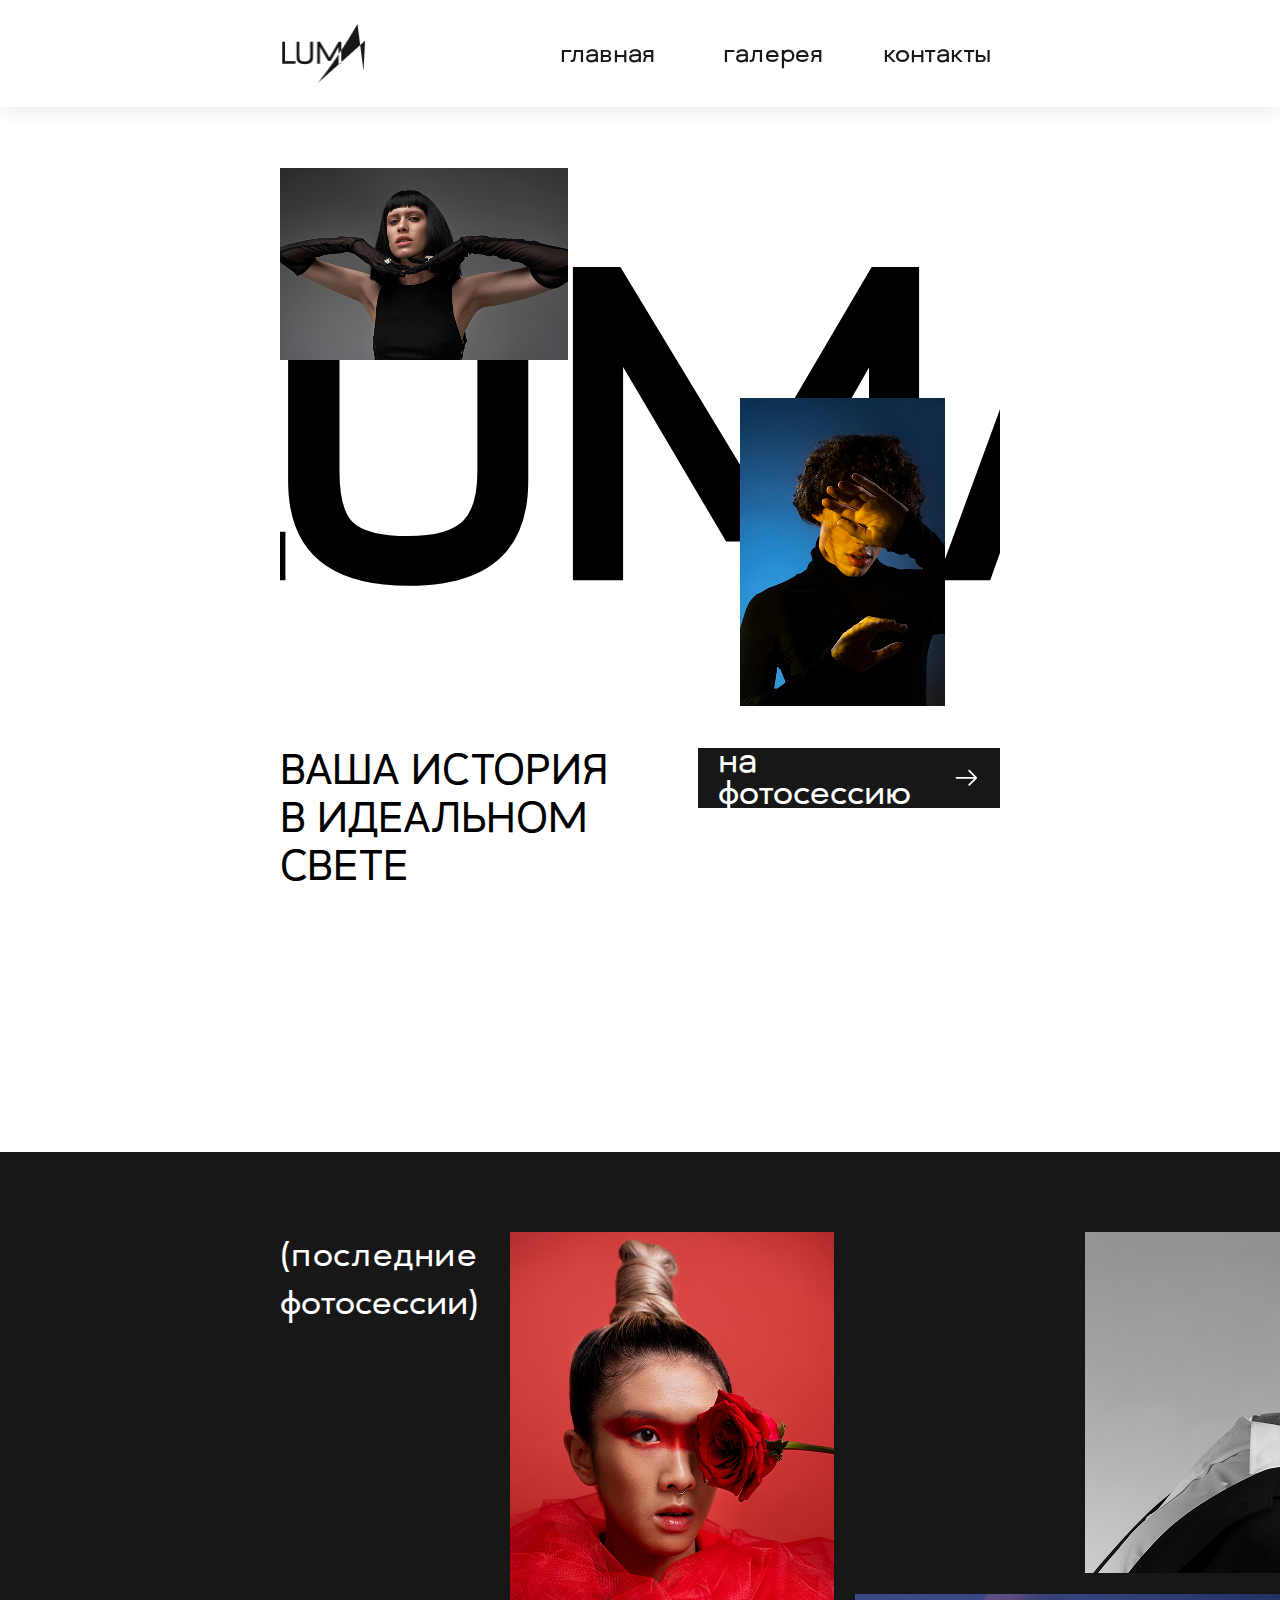
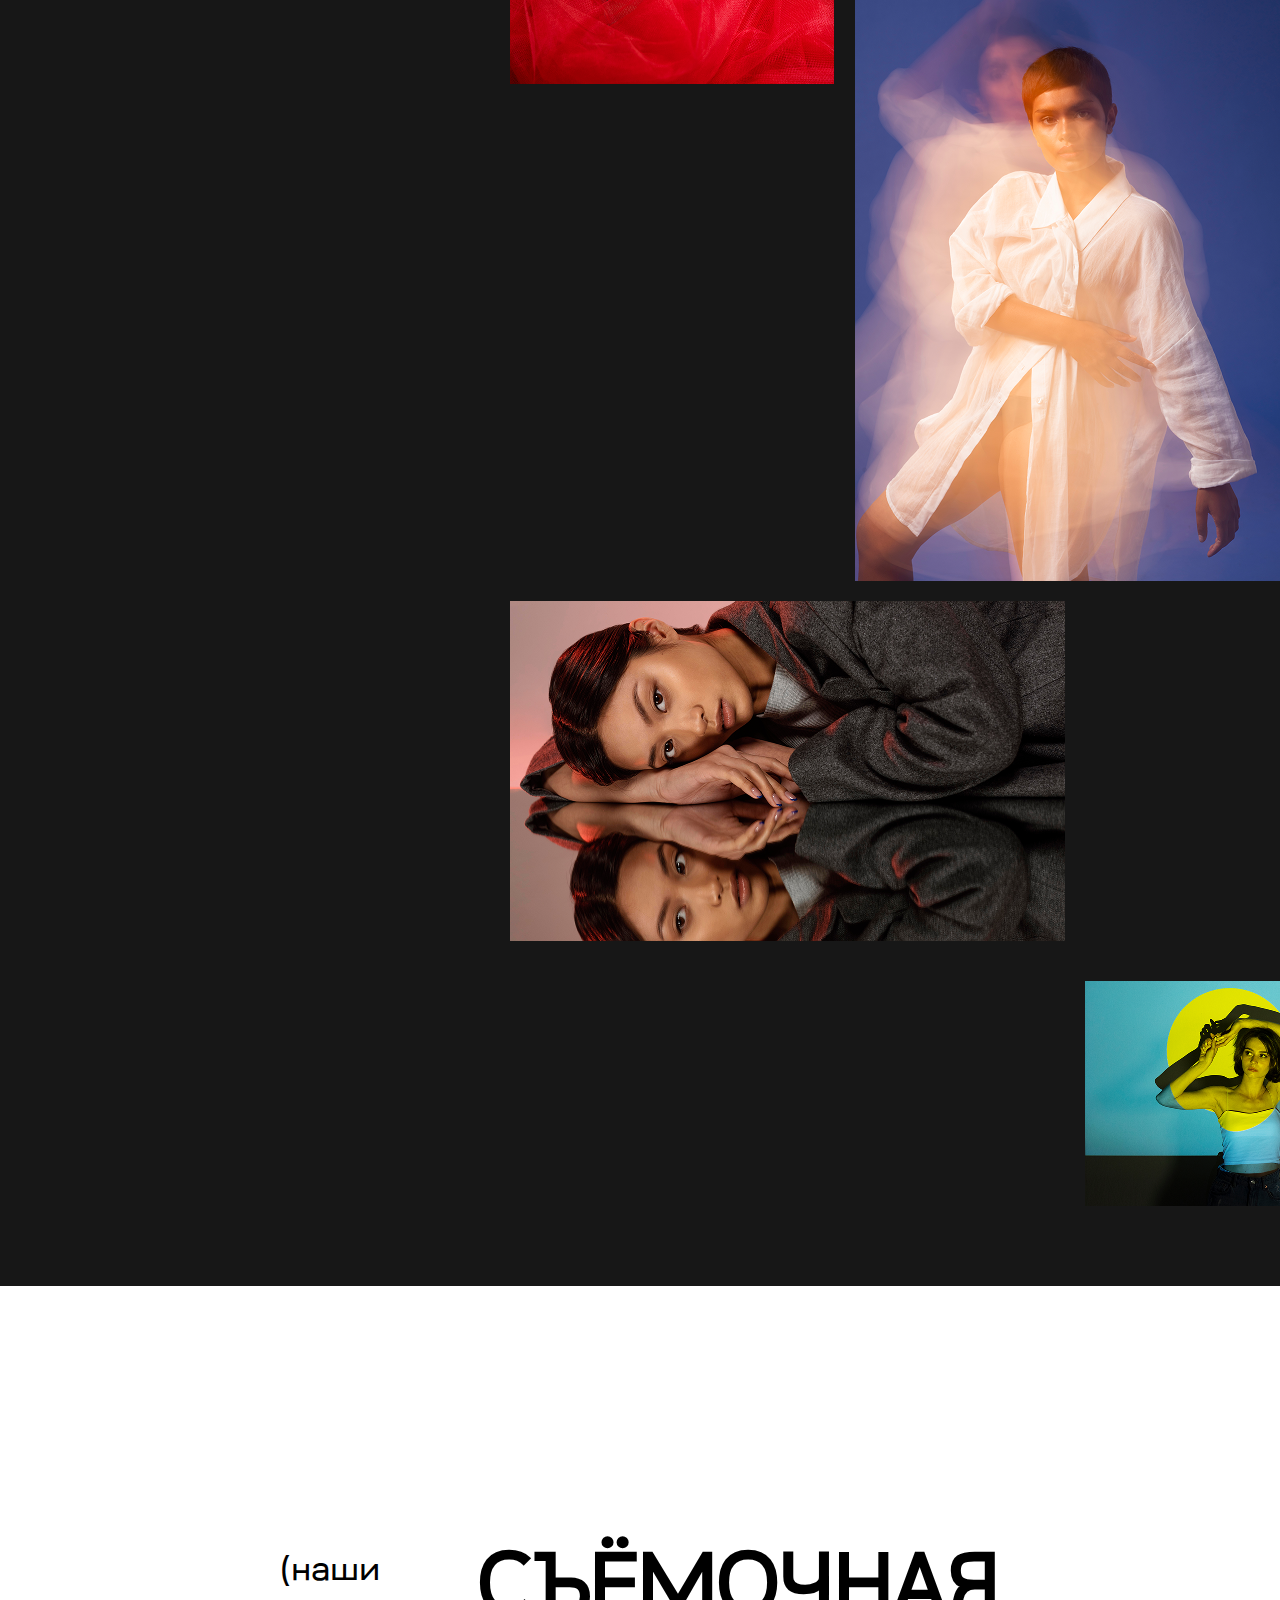
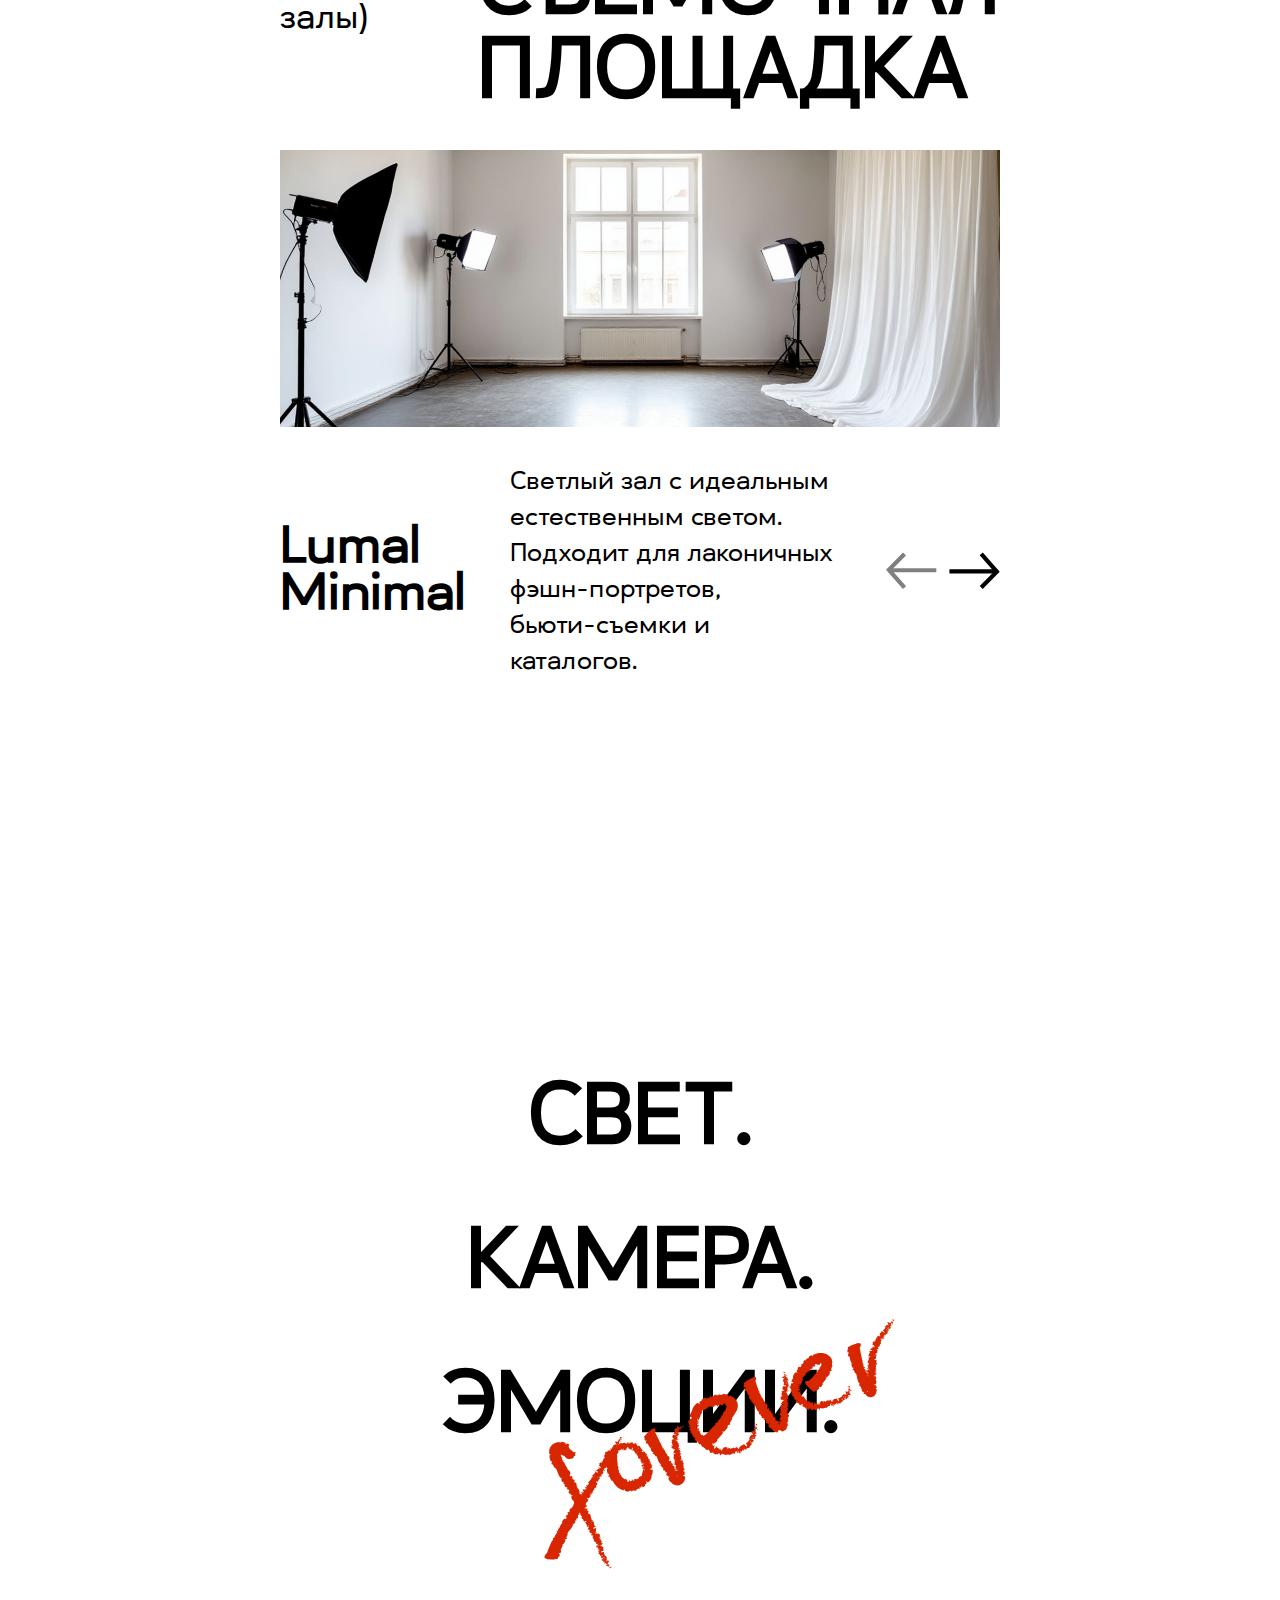
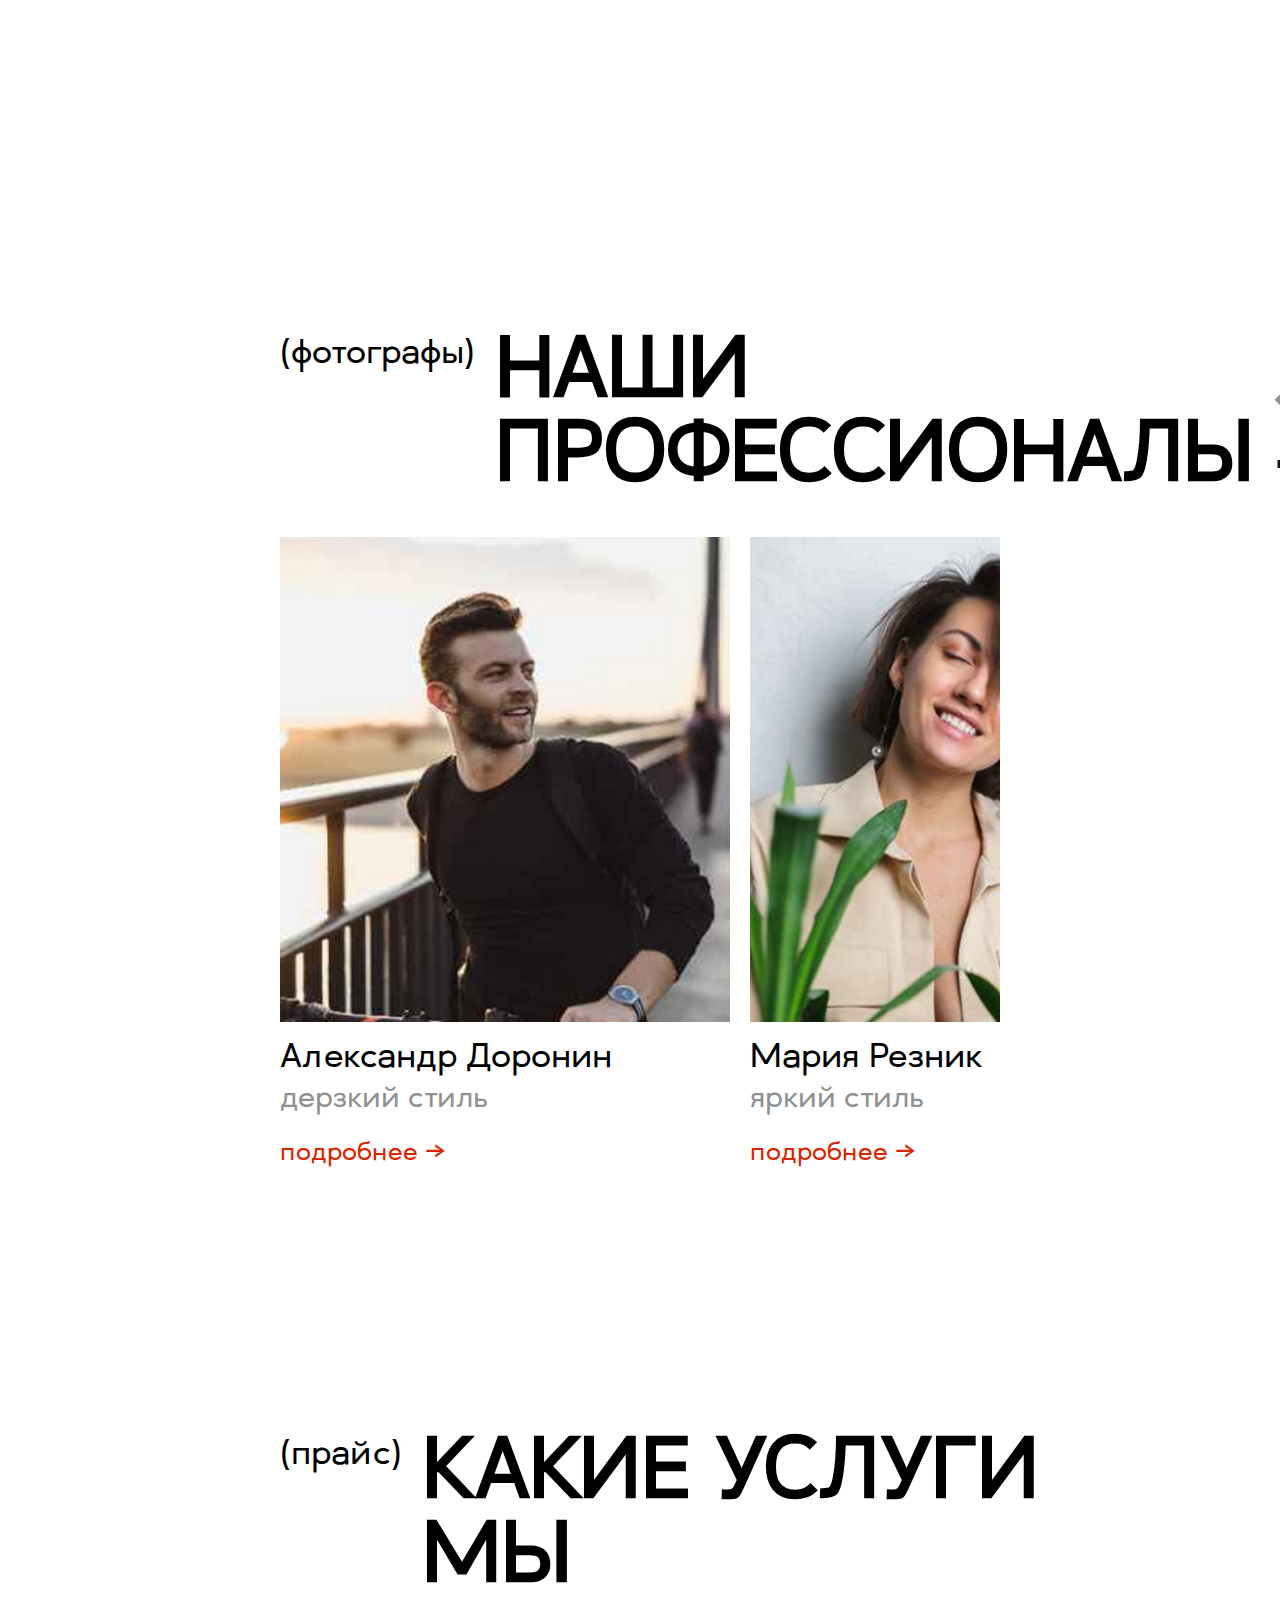
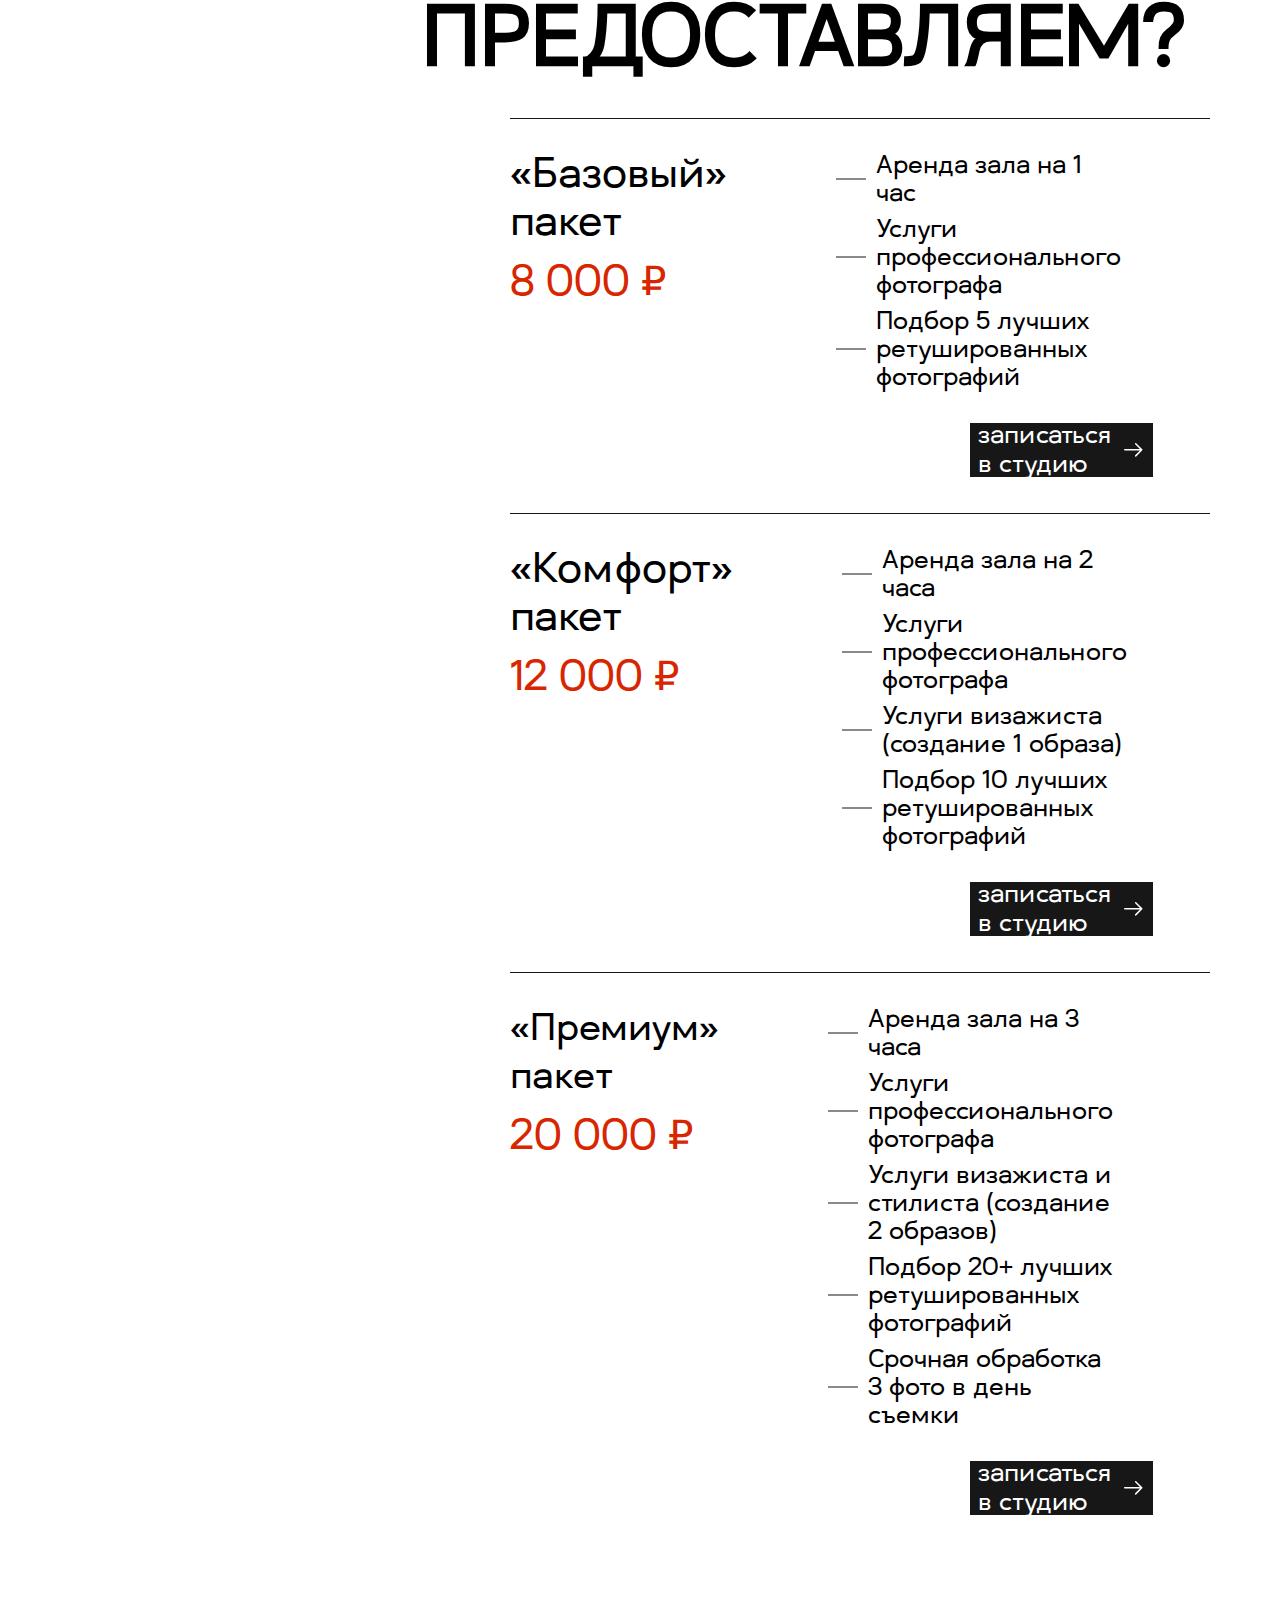
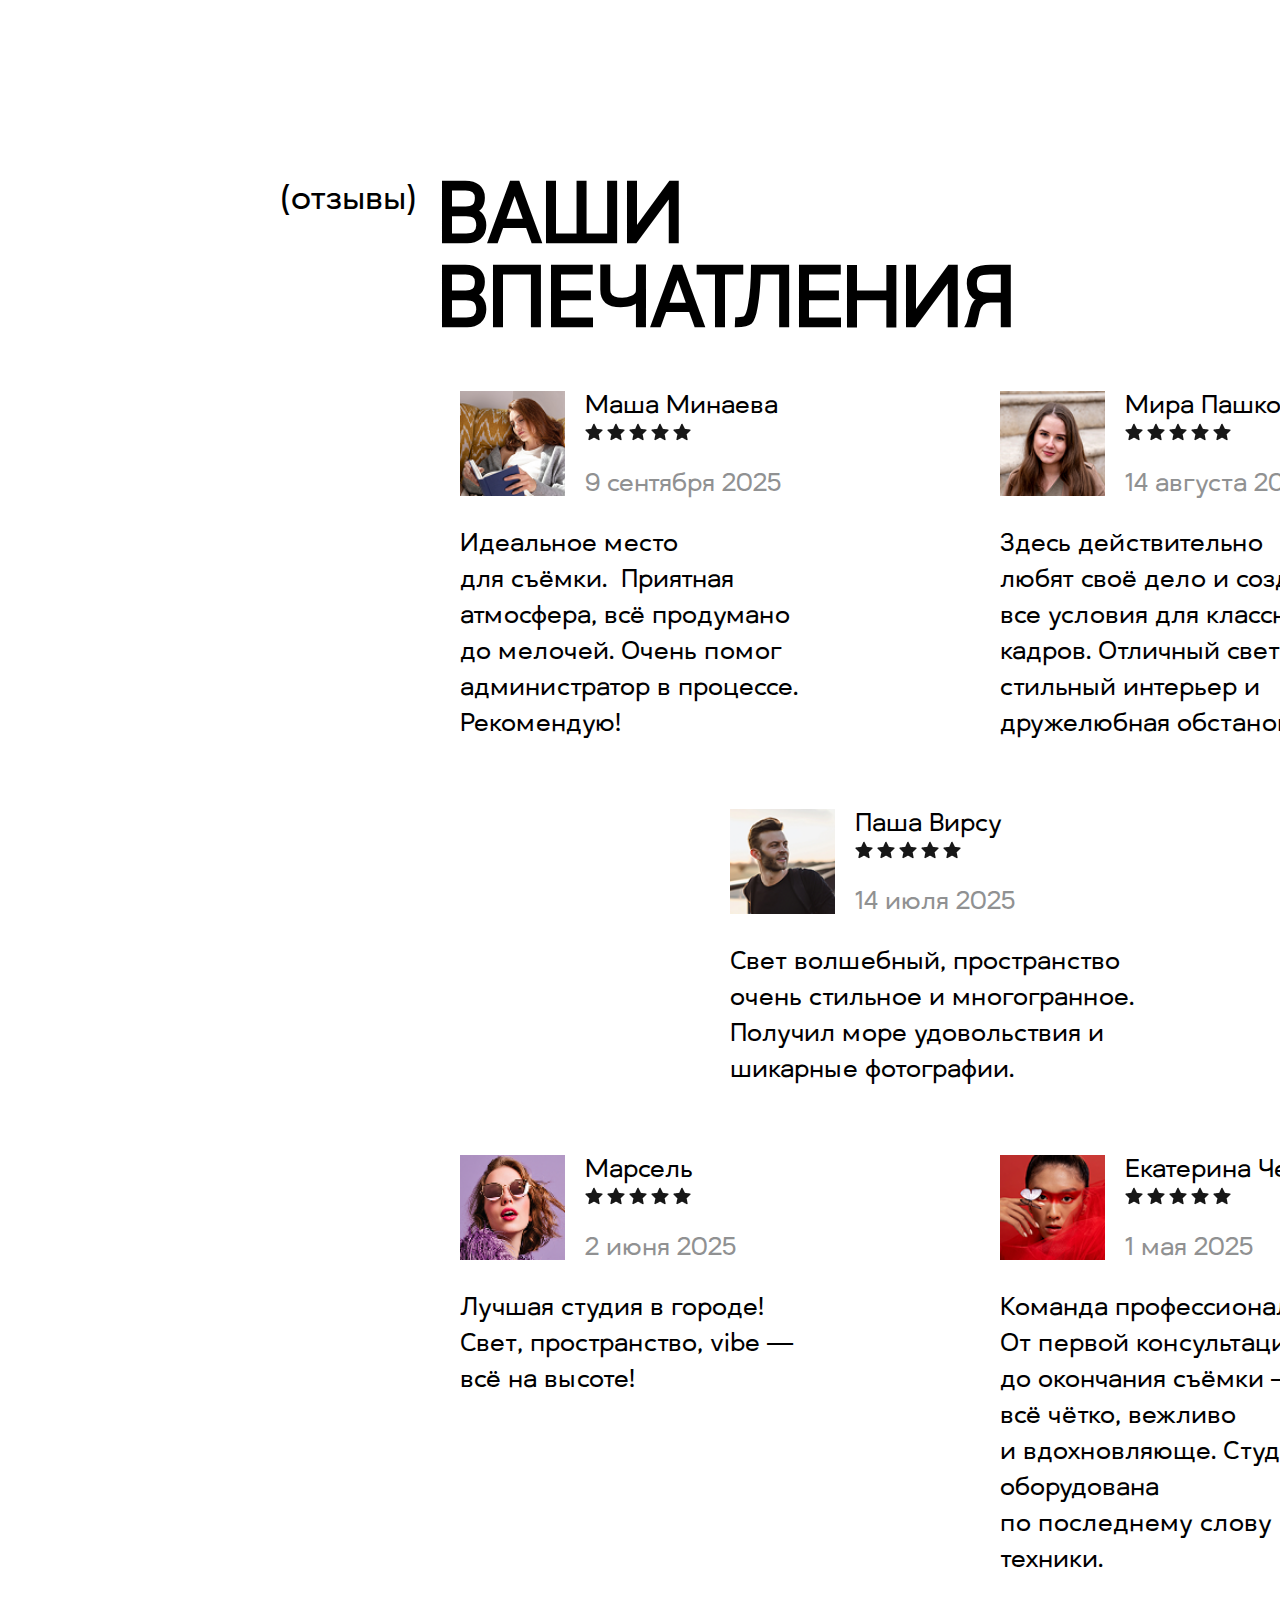
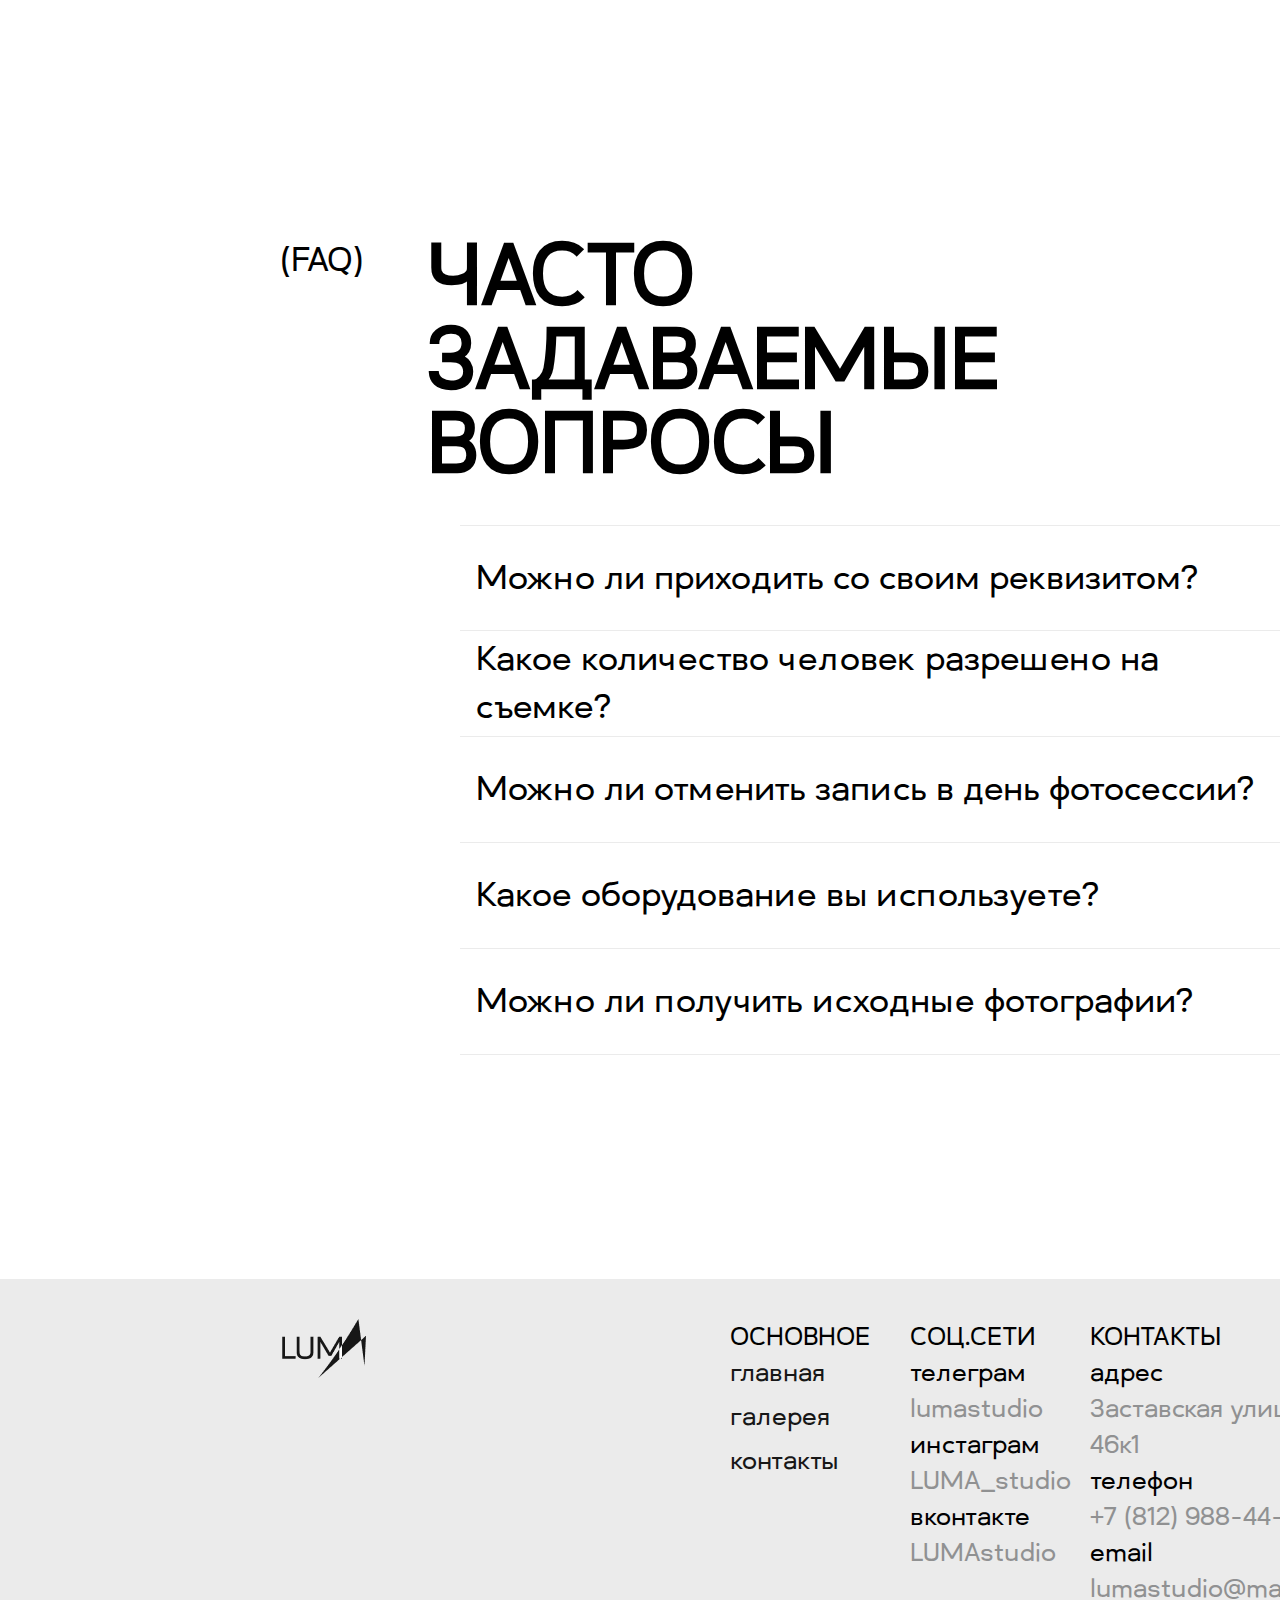
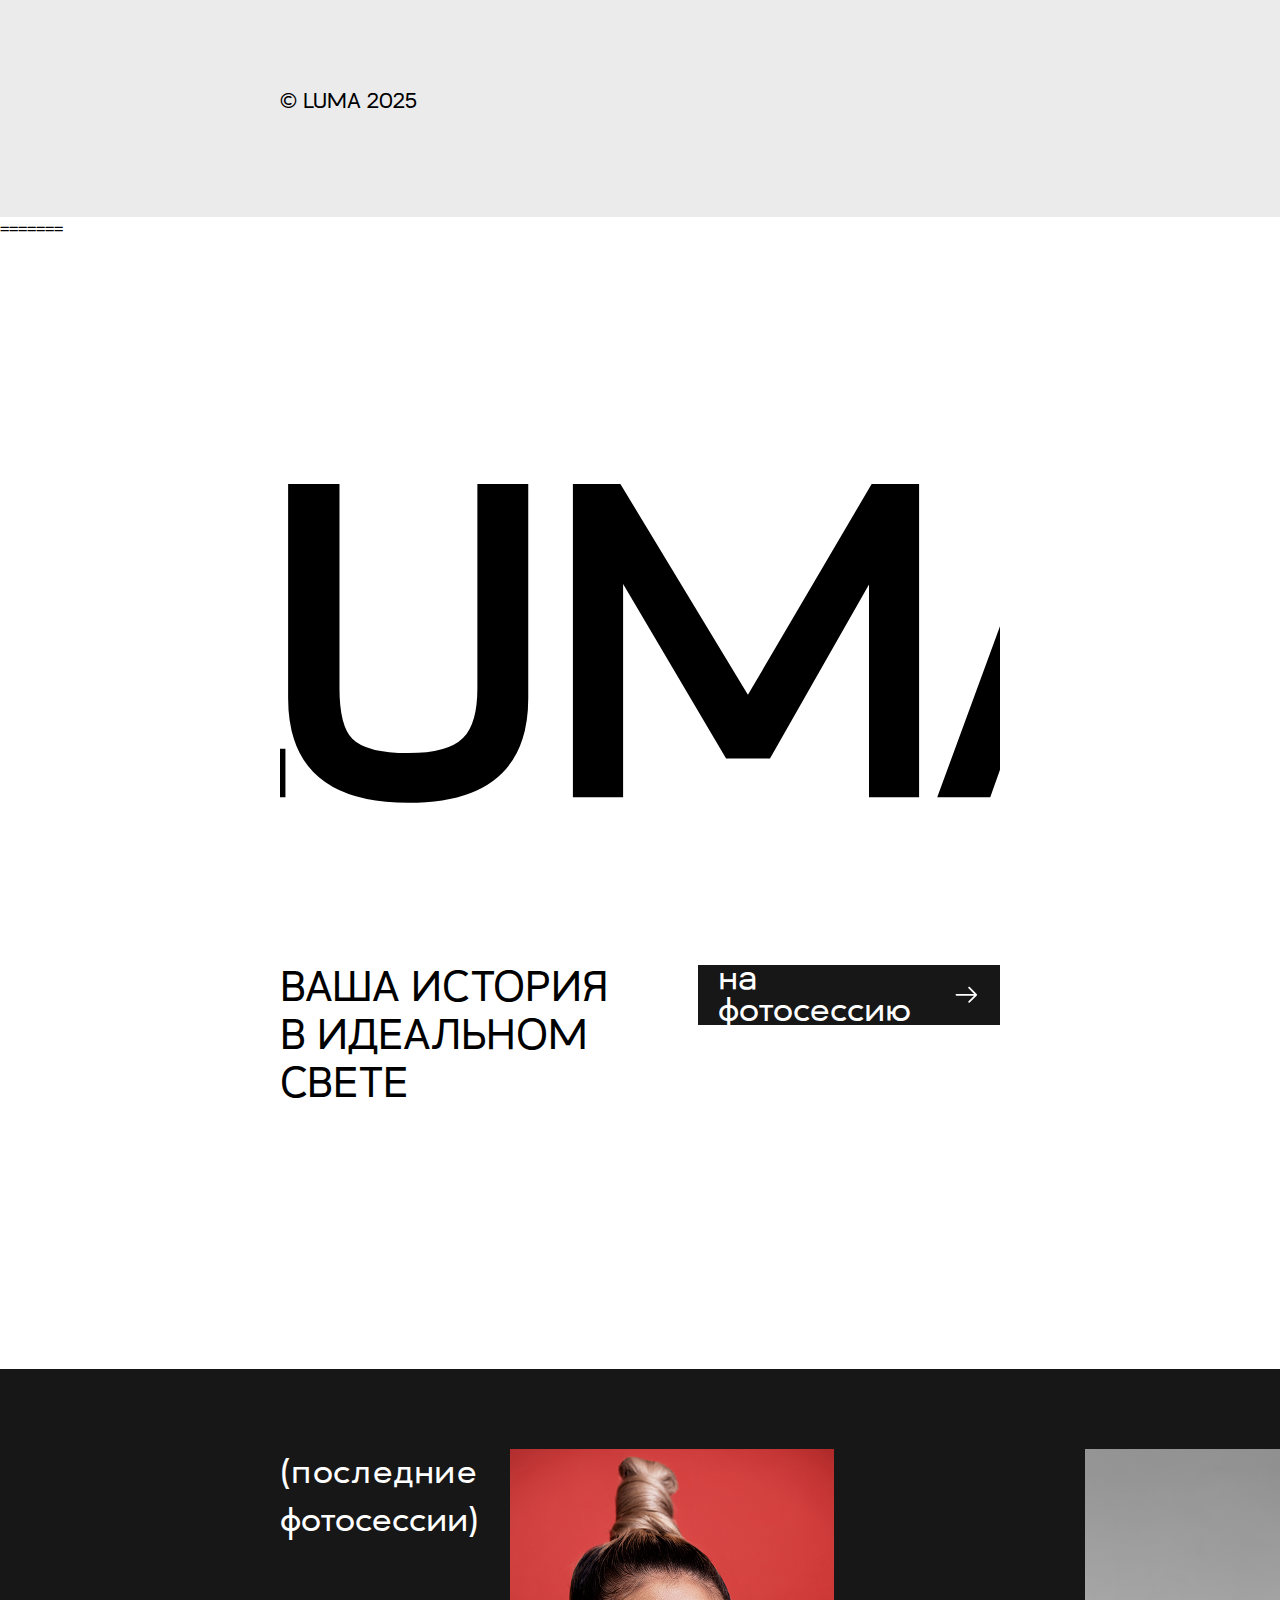
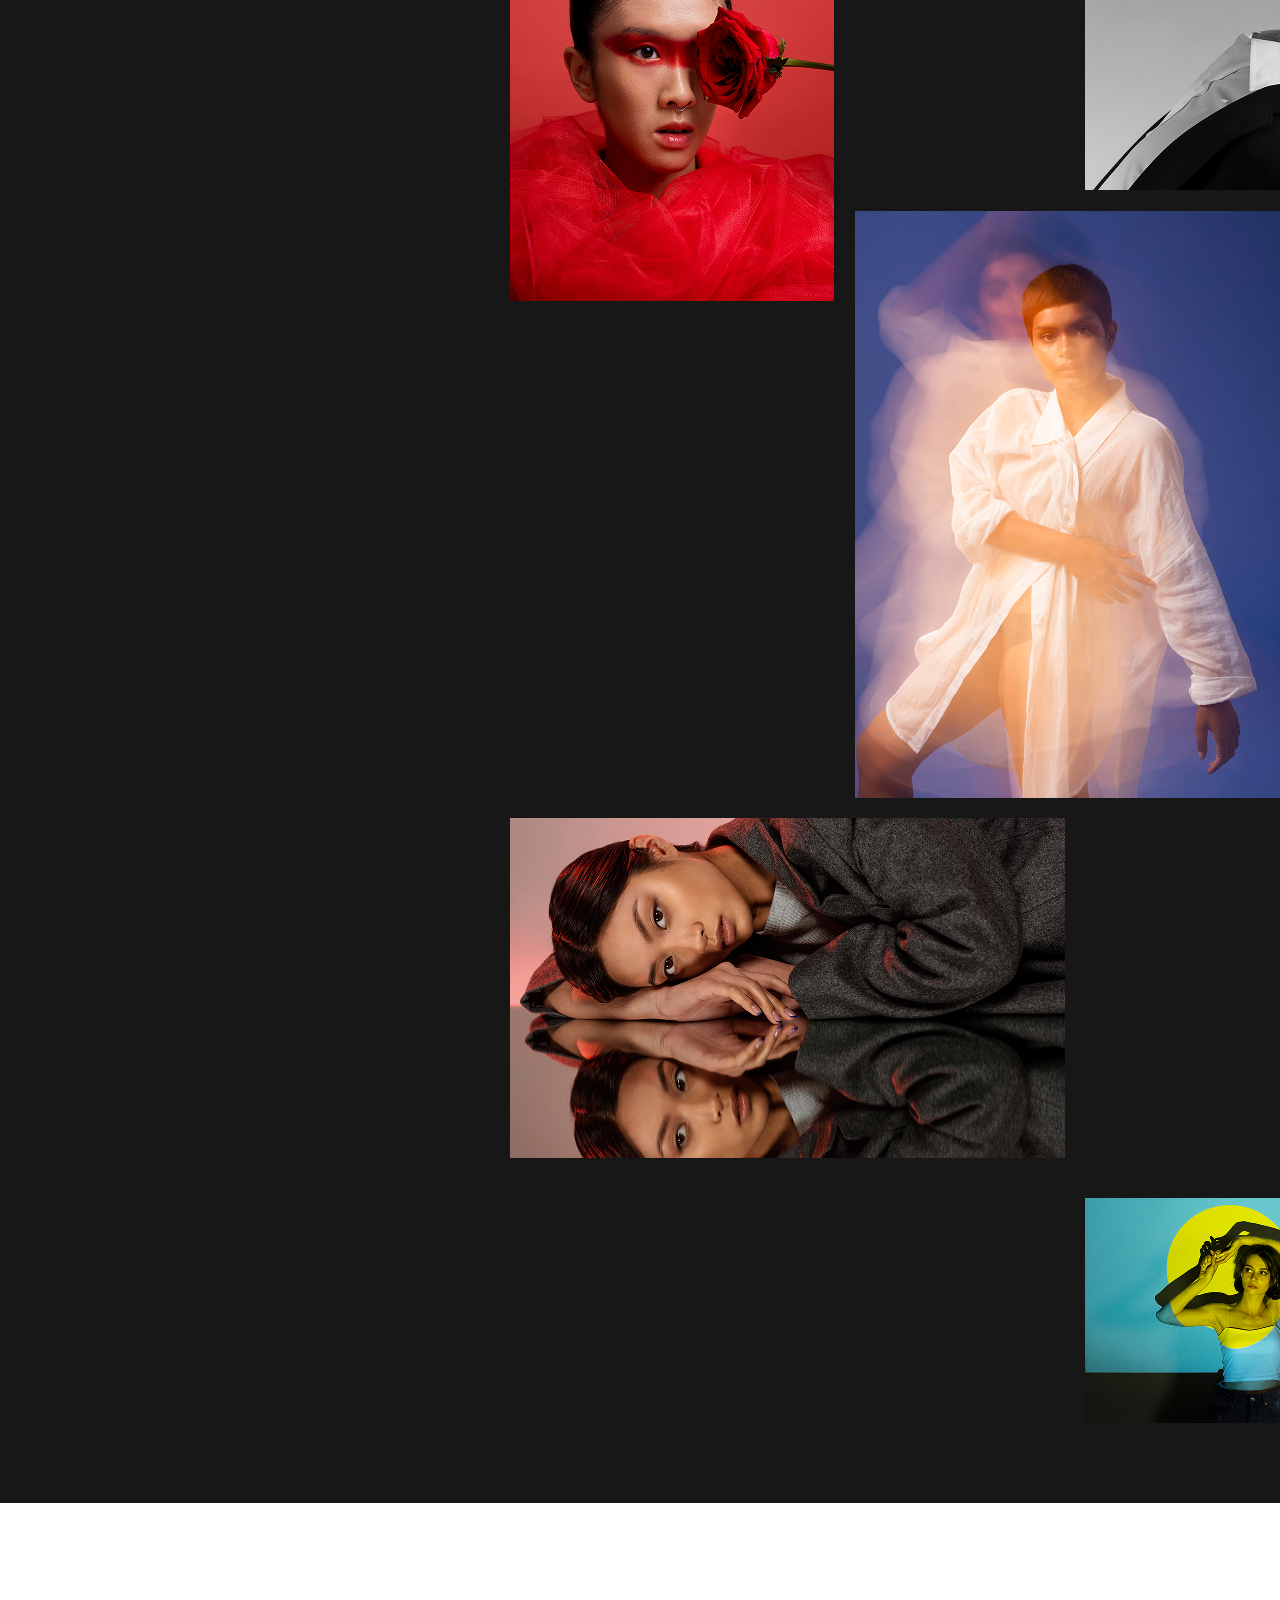
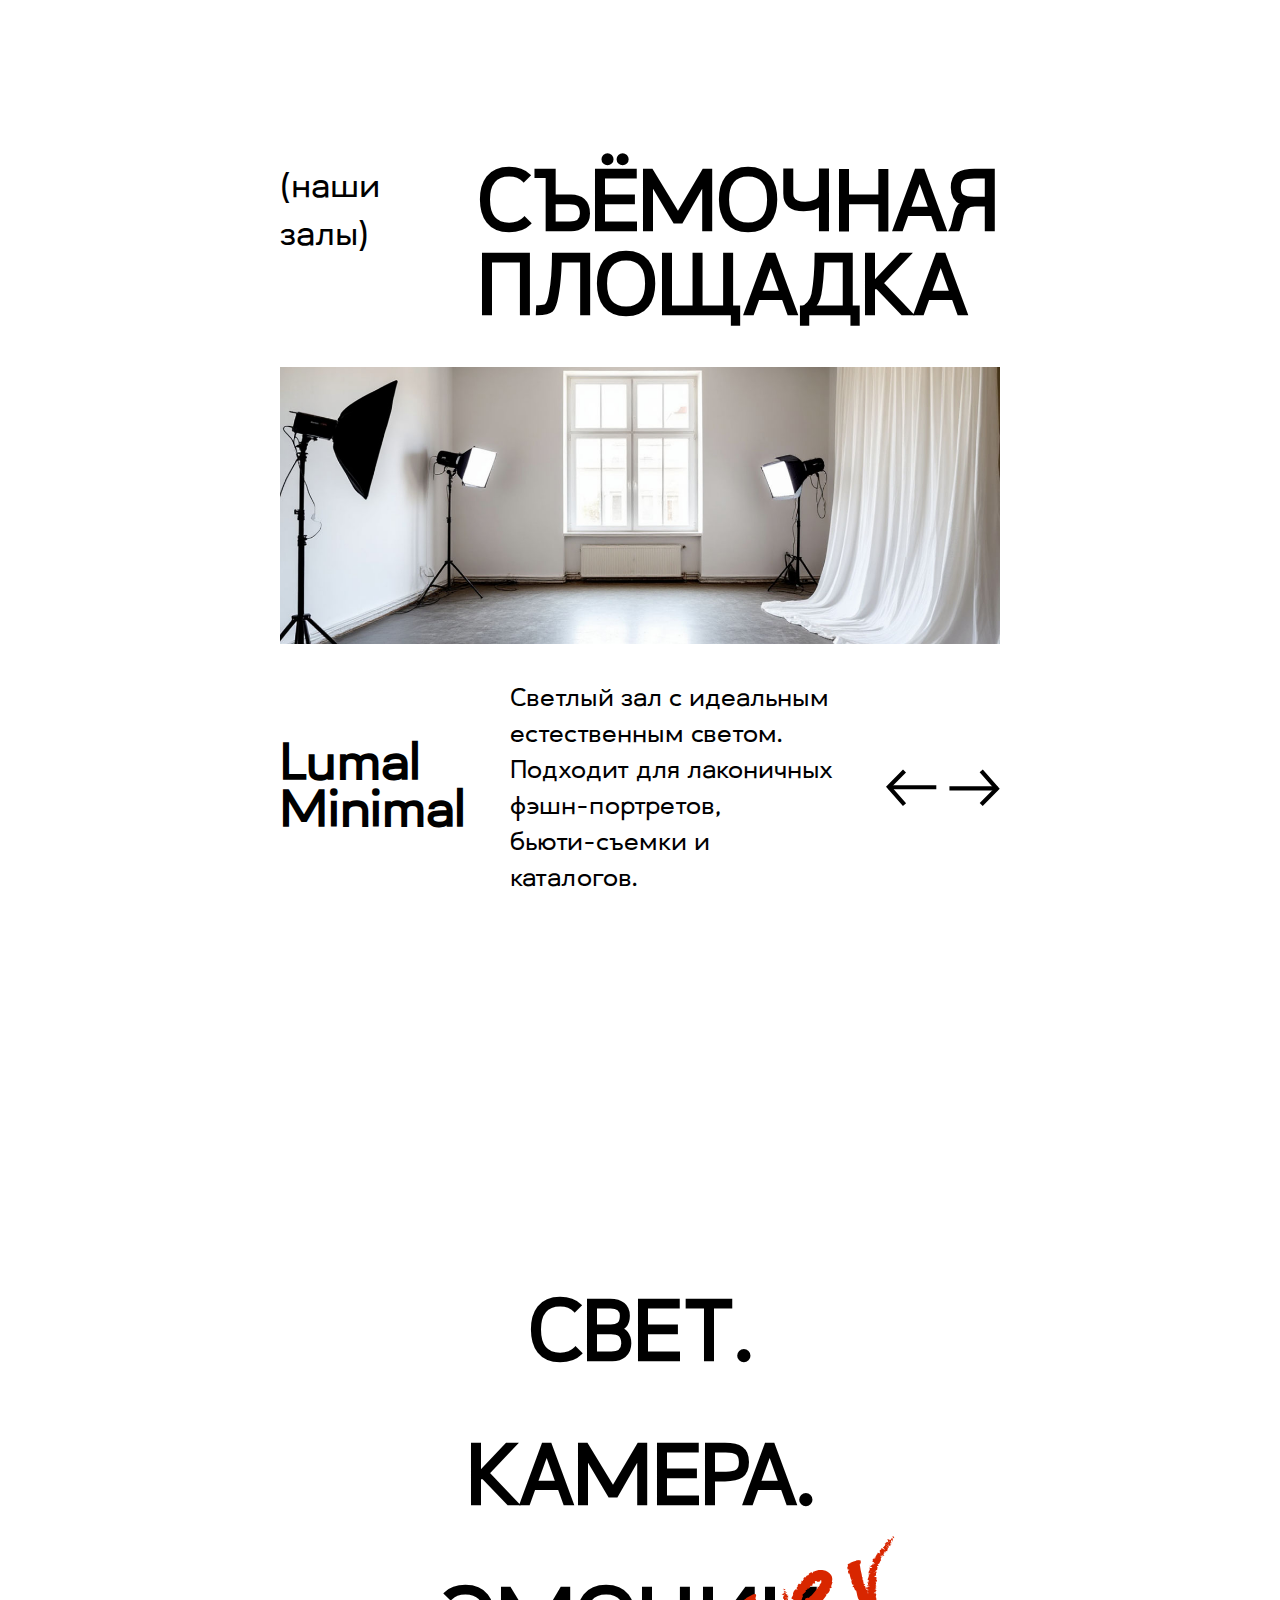
<file: index.html>
<<<<<<< HEAD:final/code/index.html
<!DOCTYPE html>
<html lang="ru">
<head>
    <meta charset="UTF-8">
    <title>LUMA</title>
    <link rel="stylesheet" type="text/css" href="./css/style.css">
    <script src="./js/animation_index.js" defer></script>
</head>
<body>
  <header class="header">
    <a class="header-logo" href="/">
        <img
            class="header-logo-image"
            src="./images/logo.png"
            alt="LUMA Logo"
            width="86" height="59" loading="lazy">
    </a> 
    <nav class="header-menu text-b3">
        <ul class="header-menu-list">
                <li class="header-menu-item">
                    <a class="header-menu-link is-current" href="index.html">Главная</a>
                </li>
                <li class="header-menu-item">
                    <a class="header-menu-link" href="page2.html">Галерея</a>
                </li>
                <li class="header-menu-item">
                    <a class="header-menu-link" href="#">Контакты</a>
                </li>
        </ul> 
    </nav>
  </header>
  <main class="content">
    <section class="banner">
      <div class="banner-body">
        <h1 class="banner-title">Luma</h1>
        <div class="banner-info text-b1">
          ВАША ИСТОРИЯ <br>
          В ИДЕАЛЬНОМ СВЕТЕ
          <a href="page3.html" class="banner-button" style="font-size: 32px; line-height: 32px; letter-spacing: 0px; text-align: left; display: flex; align-items: center; justify-content: center; gap: 10px;">
            на фотосессию
            <img src="./images/arrow-right-long.svg" alt="иконка" class="button-icon">
          </a>
        </div>
        <img class="overlay-photo" src="./images/photo1.png" alt="фото1">
        <img class="overlay-photo" src="./images/photo2.png" alt="фото1">
        <img class="overlay-photo" src="./images/photo3.png" alt="фото1">
        <img class="overlay-photo" src="./images/photo4.png" alt="фото1">
        <img class="overlay-photo" src="./images/photo5.png" alt="фото1">
        <img class="overlay-photo" src="./images/photo6.png" alt="фото1">
        </div>
    </section>
    <div class="gallery-bg">
    <section class="photo-gallery">
        <h2 style="display: none;">Заголовок страницы</h2>
        <div class="photo-list">
          <div class ="photo-item" style=" color: white;">
          (последние <br>
          фотосессии)
        </div>
          <div class="photo-item">
            <img src="./images/main-gallery-1.png" alt="ROSE">
            <div class="photo-caption">ROSE</div>
          </div>
          <div class="photo-item">
            <img src="./images/main-gallery-2.png" alt="OFFICE">
            <div class="photo-caption">OFFICE</div>
          </div>
          <div class="photo-item">
            <img src="./images/main-gallery-3.png" alt="LIGHT">
            <div class="photo-caption">LIGHT <br>
              SHADOW</div>
          </div>
          <div class="photo-item">
            <img src="./images/main-gallery-4.png" alt="MIRROR">
            <div class="photo-caption">MIRROR</div>
          </div>
          <div class="photo-item">
            <img src="./images/main-gallery-5.png" alt="LINES">
            <div class="photo-caption">LINES</div>
          </div>
          <div class="photo-item">
            <img src="./images/main-gallery-6.png" alt="BRIGHT">
            <div class="photo-caption">BRIGHT</div>
          </div>
        </div>
    </section>
    </div>
    <section class="halls">
      <div class="halls-heading">
        <div class="text-b4" style="width: 213px;">
          (наши залы)
        </div>
        <h4>съёмочная<br>
          площадка
        </h4>
      </div>
      <img id="hall-image" src="./images/hall1.png" alt="Лофт Зал">
      <div class="halls-info">
        <h6 id="hall-title">Lumal<br>Minimal</h6>
        <div class="halls-info text-b3" id="hall-description">
          Светлый зал с идеальным естественным светом.<br>
          Подходит для лаконичных фэшн-портретов,<br>
          бьюти-съемки и каталогов.
        </div>
        <div class="arrow-buttons">
          <button id="arrow-left" class="arrow-btn arrow-icon-left" aria-label="Предыдущие залы">
            <img src="./images/arrow_button2.svg" alt="стрелка левая">
          </button>
          <button id="arrow-right" class="arrow-btn arrow-icon-right" aria-label="Следующие залы">
            <img src="./images/arrow_button.svg" alt="стрелка правая">
          </button>
        </div>
      </div>
    </section>
    <section class="label">
      <div class="main-label">
        <h4>СВЕТ.<br>
        КАМЕРА.<br>
        ЭМОЦИИ.<br>
        </h4>
      </div>
      <img src="./images/label-forever.svg" alt="надпись" class="rotated-photo">
    </section>
    <section class="persons">
      <div class="persons-heading">
        <div class="text-b4" style="width: 213px;">
          (фотографы)
        </div>
        <h4>Наши<br>профессионалы</h4>
        <div class="arrow-buttons2">
          <svg id="persons-prev" class="arrow-icon-left" width="97" height="65" viewBox="0 0 97 65" fill="none" xmlns="http://www.w3.org/2000/svg" style="cursor:pointer">
            <path d="M3.44434 32L89.4443 32" stroke="currentColor" stroke-width="8"></path>
            <path d="M62.4443 3L91.4443 32.1245L62.4443 61" stroke="currentColor" stroke-width="7"></path>
          </svg>
          <svg id="persons-next" class="arrow-icon-right" width="97" height="65" viewBox="0 0 97 65" fill="none" xmlns="http://www.w3.org/2000/svg" style="cursor:pointer">
            <path d="M3.44434 32L89.4443 32" stroke="currentColor" stroke-width="8"></path>
            <path d="M62.4443 3L91.4443 32.1245L62.4443 61" stroke="currentColor" stroke-width="7"></path>
          </svg>
        </div>
      </div>
      <div class="persons-slider">
        <div class="persons-track">
        <div class="person-card">
          <img src="./images/ph1.png" alt="Фотограф 1">
          <div class="person-name">Александр Доронин</div>
          <div class="person-style">дерзкий стиль</div>
          <button class="person-more">
            подробнее
            <span class="person-more-arrow">→</span>
          </button>
        </div>
        <div class="person-card">
          <img src="./images/ph2.png" alt="Фотограф 2">
          <div class="person-name">Мария Резник</div>
          <div class="person-style">яркий стиль</div>
          <button class="person-more">
            подробнее
            <span class="person-more-arrow">→</span>
          </button>
        </div>
        <div class="person-card">
          <img src="./images/ph3.png" alt="Фотограф 3">
          <div class="person-name">Паша Дуров</div>
          <div class="person-style">ретро стиль</div>
          <button class="person-more">
            подробнее
            <span class="person-more-arrow">→</span>
          </button>
        </div>
        <div class="person-card">
          <img src="./images/ph4.png" alt="Фотограф 4">
          <div class="person-name">Женя Чешкова</div>
          <div class="person-style">креативные концепты и арт</div>
          <button class="person-more">
            подробнее
            <span class="person-more-arrow">→</span>
          </button>
        </div>
        </div>
      </div>
    </section>
    <section class="price">
      <div class="price-heading">
        <div class ="text-b4" style="width: 213px;">
          (прайс)
        </div>
        <h4>какие услуги<br>
        мы предоставляем?
        </h4>
      </div>
      <div class="price-1">
        <div class="horizontal-line"></div>
        <div class="info-price">
          <div class="paket text-b1">
            «Базовый» пакет
            <span style="color: #D82600;"> 8 000 ₽ </span>
          </div>
          <ul class="all-points">
            <li>Аренда зала на 1 час</li>
            <li>Услуги профессионального фотографа</li>
            <li>Подбор 5 лучших ретушированных фотографий</li>
          </ul>
        </div>
        <div class="button-wrapper">
          <button class="button_filled_small" style="font-size: 24px; line-height: 29px; letter-spacing: 0px; text-align: left">
            записаться в студию
            <img src="./images/arrow-right-long.svg" alt="иконка" class="button-icon">
          </button>
        </div>
      </div>
      <div class="price-1">
        <div class="horizontal-line"></div>
        <div class="info-price">
          <div class="paket text-b1">
            «Комфорт» пакет
            <span style="color: #D82600;"> 12 000 ₽ </span>
          </div>
          <ul class="all-points">
            <li>Аренда зала на 2 часа</li>
            <li>Услуги профессионального фотографа</li>
            <li>Услуги визажиста (создание 1 образа)</li>
            <li>Подбор 10 лучших ретушированных фотографий</li>
          </ul>
        </div>
        <div class="button-wrapper">
          <button href="index.html" class="button_filled_small" style="font-size: 24px; line-height: 29px; letter-spacing: 0px; text-align: left">
            записаться в студию
            <img src="./images/arrow-right-long.svg" alt="иконка" class="button-icon">
          </button>
        </div>
      </div>
      <div class="price-1">
        <div class="horizontal-line"></div>
        <div class="info-price">
          <div class="paket text-b1">
            <span style="font-size: 36px;"> «Премиум» пакет</span>
            <span style="color: #D82600;"> 20 000 ₽ </span>
          </div>
          <ul class="all-points">
            <li>Аренда зала на 3 часа</li>
            <li>Услуги профессионального фотографа</li>
            <li>Услуги визажиста и стилиста (создание 2 образов)</li>
            <li>Подбор 20+ лучших ретушированных фотографий</li>
            <li>Срочная обработка 3 фото в день съемки</li>
          </ul>
        </div>
        <div class="button-wrapper">
          <button class="button_filled_small" style="font-size: 24px; line-height: 29px; letter-spacing: 0px; text-align: left">
            записаться в студию
            <img src="./images/arrow-right-long.svg" alt="иконка" class="button-icon">
          </button>
        </div>
      </div>
    </section>
    <section class="review">
      <div class="reviews-heading">
        <div class ="text-b4" style="width: 213px;">
          (отзывы)
        </div>
        <h4>ваши<br>
        впечатления
        </h4>
      </div>
      <div class="all-reviews">
      <div class="review-1">
        <div class="about-person">
          <img src="./images/photo-avatar-1.png" alt="аватар" class="photo-avatar">
          <div class="person-info">
            <div class="info-no-date">
              <div class="text-b3">
              Маша Минаева
              </div>
              <div class="stars">
                <img src="./images/star.png" alt="звезда">
                <img src="./images/star.png" alt="звезда">
                <img src="./images/star.png" alt="звезда">
                <img src="./images/star.png" alt="звезда">
                <img src="./images/star.png" alt="звезда">
              </div>
            </div>
            <div class="date text-b3">
              9 сентября 2025
            </div>
          </div>
        </div>
        <div class="review text-b3">
            Идеальное место для съёмки. 
            Приятная атмосфера, всё продумано до мелочей. 
            Очень помог администратор в процессе. Рекомендую!
        </div>
      </div>
      <div class="review-1">
        <div class="about-person">
          <img src="./images/photo-avatar-2.png" alt="аватар" class="photo-avatar">
          <div class="person-info">
            <div class="info-no-date">
              <div class="text-b3">
              Мира Пашкова
              </div>
              <div class="stars">
                <img src="./images/star.png" alt="звезда">
                <img src="./images/star.png" alt="звезда">
                <img src="./images/star.png" alt="звезда">
                <img src="./images/star.png" alt="звезда">
                <img src="./images/star.png" alt="звезда">
              </div>
            </div>
            <div class="date text-b3">
              14 августа 2025
            </div>
          </div>
        </div>
        <div class="review text-b3">
            Здесь действительно любят своё дело и создают все условия для классных кадров. 
            Отличный свет, стильный интерьер и дружелюбная обстановка.
        </div>
      </div>
      <div class="review-1">
        <div class="about-person">
          <img src="./images/photo-avatar-3.png" alt="аватар" class="photo-avatar">
          <div class="person-info">
            <div class="info-no-date">
              <div class="text-b3">
              Паша Вирсу
              </div>
              <div class="stars">
                <img src="./images/star.png" alt="звезда">
                <img src="./images/star.png" alt="звезда">
                <img src="./images/star.png" alt="звезда">
                <img src="./images/star.png" alt="звезда">
                <img src="./images/star.png" alt="звезда">
              </div>
            </div>
            <div class="date text-b3">
              14 июля 2025
            </div>
          </div>
        </div>
        <div class="review text-b3">
            Свет волшебный, пространство очень стильное и многогранное. 
            Получил море удовольствия и шикарные фотографии.
        </div>
      </div>
      <div class="review-1">
        <div class="about-person">
          <img src="./images/photo-avatar-4.png" alt="аватар" class="photo-avatar">
          <div class="person-info">
            <div class="info-no-date">
              <div class="text-b3">
              Марсель
              </div>
              <div class="stars">
                <img src="./images/star.png" alt="звезда">
                <img src="./images/star.png" alt="звезда">
                <img src="./images/star.png" alt="звезда">
                <img src="./images/star.png" alt="звезда">
                <img src="./images/star.png" alt="звезда">
              </div>
            </div>
            <div class="date text-b3">
              2 июня 2025
            </div>
          </div>
        </div>
        <div class="review text-b3">
            Лучшая студия в городе! 
            Свет, пространство, vibe — всё на высоте!
        </div>
      </div>
      <div class="review-1">
        <div class="about-person">
          <img src="./images/photo-avatar-5.png" alt="аватар" class="photo-avatar">
          <div class="person-info">
            <div class="info-no-date">
              <div class="text-b3">
              Екатерина Чен
              </div>
              <div class="stars">
                <img src="./images/star.png" alt="звезда">
                <img src="./images/star.png" alt="звезда">
                <img src="./images/star.png" alt="звезда">
                <img src="./images/star.png" alt="звезда">
                <img src="./images/star.png" alt="звезда">
              </div>
            </div>
            <div class="date text-b3">
              1 мая 2025
            </div>
          </div>
        </div>
        <div class="review text-b3">
            Команда профессионалов! 
            От первой консультации до окончания съёмки — всё чётко, вежливо и вдохновляюще. 
            Студия оборудована по последнему слову техники.
        </div>
      </div>
      </div>
    </section>
    <section class="FAQ">
      <div class="FAQ-heading">
        <div class="text-b4" style="width: 213px;">
          (FAQ)
        </div>
        <h4>часто задаваемые<br>
          вопросы
        </h4>
      </div>
      <div class="accordion">
        <div class="accordion__item text-b4">
            <div class="accordion-item__header">
                <p>Можно ли приходить со своим реквизитом?</p>
                <svg class="arrow-icon" width="36" height="36" viewBox="0 0 36 36" fill="none" xmlns="http://www.w3.org/2000/svg">
                <path d="M9 22.3948L18.105 31.4998L27.21 22.3948" stroke="#222121" stroke-width="3" stroke-miterlimit="10" stroke-linecap="round" stroke-linejoin="round"/>
                <path d="M18.105 5.99987L18.105 31.2449" stroke="#222121" stroke-width="3" stroke-miterlimit="10" stroke-linecap="round" stroke-linejoin="round"/>
                </svg>
            </div>
            <div class="accordion-item__body">
                <p>да, можно! креатив всегда приветствуется.</p>
            </div>
        </div>
        <div class="accordion__item text-b4">
            <div class="accordion-item__header">
                <p>Какое количество человек разрешено на съемке?</p>
                <svg class="arrow-icon" width="36" height="36" viewBox="0 0 36 36" fill="none" xmlns="http://www.w3.org/2000/svg">
                <path d="M9 22.3948L18.105 31.4998L27.21 22.3948" stroke="#222121" stroke-width="3" stroke-miterlimit="10" stroke-linecap="round" stroke-linejoin="round"/>
                <path d="M18.105 5.99987L18.105 31.2449" stroke="#222121" stroke-width="3" stroke-miterlimit="10" stroke-linecap="round" stroke-linejoin="round"/>
                </svg>
            </div>
            <div class="accordion-item__body">
                <p>обычно разрешено до 5 человек, но по договорённости возможно больше.</p>
            </div>
        </div>
        <div class="accordion__item text-b4">
            <div class="accordion-item__header">
                <p>Можно ли отменить запись в день фотосессии?</p>
                <svg class="arrow-icon" width="36" height="36" viewBox="0 0 36 36" fill="none" xmlns="http://www.w3.org/2000/svg">
                <path d="M9 22.3948L18.105 31.4998L27.21 22.3948" stroke="#222121" stroke-width="3" stroke-miterlimit="10" stroke-linecap="round" stroke-linejoin="round"/>
                <path d="M18.105 5.99987L18.105 31.2449" stroke="#222121" stroke-width="3" stroke-miterlimit="10" stroke-linecap="round" stroke-linejoin="round"/>
                </svg>
            </div>
            <div class="accordion-item__body">
                <p>отмена в день фотосессии невозможна, предоплата не возвращается.</p>
            </div>
        </div>
        <div class="accordion__item text-b4">
            <div class="accordion-item__header">
                <p>Какое оборудование вы используете?</p>
                <svg class="arrow-icon" width="36" height="36" viewBox="0 0 36 36" fill="none" xmlns="http://www.w3.org/2000/svg">
                <path d="M9 22.3948L18.105 31.4998L27.21 22.3948" stroke="#222121" stroke-width="3" stroke-miterlimit="10" stroke-linecap="round" stroke-linejoin="round"/>
                <path d="M18.105 5.99987L18.105 31.2449" stroke="#222121" stroke-width="3" stroke-miterlimit="10" stroke-linecap="round" stroke-linejoin="round"/>
                </svg>
            </div>
            <div class="accordion-item__body">
                <p>используется профессиональная камера, студийный свет и необходимые аксессуары.</p>
          </div>
        </div>
                <div class="accordion__item  text-b4">
            <div class="accordion-item__header">
                <p>Можно ли получить исходные фотографии?</p>
                <svg class="arrow-icon" width="36" height="36" viewBox="0 0 36 36" fill="none" xmlns="http://www.w3.org/2000/svg">
                <path d="M9 22.3948L18.105 31.4998L27.21 22.3948" stroke="#222121" stroke-width="3" stroke-miterlimit="10" stroke-linecap="round" stroke-linejoin="round"/>
                <path d="M18.105 5.99987L18.105 31.2449" stroke="#222121" stroke-width="3" stroke-miterlimit="10" stroke-linecap="round" stroke-linejoin="round"/>
                </svg>
            </div>
            <div class="accordion-item__body">
                <p>да, по запросу исходные файлы могут быть предоставлены.</p>
          </div>
        </div>
    </div>

    </section>
  </main>
 <footer class="footer-grid">
        <div class="footer-logo" style="grid-column: 1 / 3; min-width: 180px; flex-shrink: 0;">
            <img src="./images/logo.png" alt="LUMA">
        </div>
        <nav class="footer-main" style="grid-column: 6 / 8;">
            <text-b3>ОСНОВНОЕ</text-b3>
            <div class="footer-info">
            <ul>
            <li><a href="index.html">главная</a></li>
            <li><a href="/">галерея</a></li>
            <li><a href="/">контакты</a></li>
            </ul>
            </div>
        </nav>
        <div class="footer-socials" style="grid-column: 8 / 10;">
        <text-b3>СОЦ.СЕТИ</text-b3>
        <div class="footer-info">
            <div class="social-item">
            <div class="social-name">телеграм</div>
                <a href="https://t.me/ulipolonskaya" target="_blank" class="social-link" style="color: #909192;">lumastudio</a>
            </div>
            <div class="social-item">
            <div class="social-name">инстаграм</div>
            <a href="https://www.instagram.com/ulipolonskaya" target="_blank" class="social-link" style="color: #909192;">LUMA_studio</a>
            </div>
            <div class="social-item">
            <div class="social-name">вконтакте</div>
            <a href="https://vk.com/ulipolonskaya" target="_blank" class="social-link" style="color: #909192;">LUMAstudio</a>
            </div>
        </div>
        </div>
        <div class="footer-contacts" style="grid-column: 10 / 13;">
            <text-b3>КОНТАКТЫ</text-b3>
            <div class="footer-info">
                <div class="address">
                адрес<br>
                <span style="color: #909192;">Заставская улица, 46к1</span>
                </div>
                <div class="contacts-phone">
                телефон<br>
                <span style="color: #909192;">+7 (812) 988-44-63</span>
                </div>
                <div class="contacts-email">
                email<br>
                <span style="color: #909192;">lumastudio@mail.ru</span>
                </div>
            </div>
        </div>
        <div style="font-size: 20px; grid-column: 1 / 3; color: #000000; margin-top: 80px;">
            &copy; LUMA 2025
        </div>
    </footer>
=======
<!DOCTYPE html>
<html lang="ru">
<head>
    <meta charset="UTF-8">
    <title>LUMA</title>
    <link rel="stylesheet" type="text/css" href="./css/style.css">
    <script src="./js/animation_index.js" defer></script>
</head>
<body>
  <header class="header">
    <a class="header-logo" href="/">
        <img
            class="header-logo-image"
            src="./images/logo.png"
            alt="LUMA Logo"
            width="86" height="59" loading="lazy">
    </a> 
    <nav class="header-menu text-b3">
        <ul class="header-menu-list">
                <li class="header-menu-item">
                    <a class="header-menu-link is-current" href="index.html">Главная</a>
                </li>
                <li class="header-menu-item">
                    <a class="header-menu-link" href="page2.html">Галерея</a>
                </li>
                <li class="header-menu-item">
                    <a class="header-menu-link" href="#">Контакты</a>
                </li>
        </ul> 
    </nav>
  </header>
  <main class="content">
    <section class="banner">
      <div class="banner-body">
        <h1 class="banner-title">Luma</h1>
        <div class="banner-info text-b1">
          ВАША ИСТОРИЯ <br>
          В ИДЕАЛЬНОМ СВЕТЕ
          <a href="page3.html" class="banner-button" style="font-size: 32px; line-height: 32px; letter-spacing: 0px; text-align: left; display: flex; align-items: center; justify-content: center; gap: 10px;">
            на фотосессию
            <img src="./images/arrow-right-long.svg" alt="иконка" class="button-icon">
          </a>
        </div>
        <img class="overlay-photo" src="./images/photo1.png" alt="фото1">
        <img class="overlay-photo" src="./images/photo2.png" alt="фото1">
        <img class="overlay-photo" src="./images/photo3.png" alt="фото1">
        <img class="overlay-photo" src="./images/photo4.png" alt="фото1">
        <img class="overlay-photo" src="./images/photo5.png" alt="фото1">
        <img class="overlay-photo" src="./images/photo6.png" alt="фото1">
        </div>
    </section>
    <div class="gallery-bg">
    <section class="photo-gallery">
        <h2 style="display: none;">Заголовок страницы</h2>
        <div class="photo-list">
          <div class ="photo-item" style=" color: white;">
          (последние <br>
          фотосессии)
        </div>
          <div class="photo-item">
            <img src="./images/main-gallery-1.png" alt="ROSE">
            <div class="photo-caption">ROSE</div>
          </div>
          <div class="photo-item">
            <img src="./images/main-gallery-2.png" alt="OFFICE">
            <div class="photo-caption">OFFICE</div>
          </div>
          <div class="photo-item">
            <img src="./images/main-gallery-3.png" alt="LIGHT">
            <div class="photo-caption">LIGHT <br>
              SHADOW</div>
          </div>
          <div class="photo-item">
            <img src="./images/main-gallery-4.png" alt="MIRROR">
            <div class="photo-caption">MIRROR</div>
          </div>
          <div class="photo-item">
            <img src="./images/main-gallery-5.png" alt="LINES">
            <div class="photo-caption">LINES</div>
          </div>
          <div class="photo-item">
            <img src="./images/main-gallery-6.png" alt="BRIGHT">
            <div class="photo-caption">BRIGHT</div>
          </div>
        </div>
    </section>
    </div>
    <section class="halls">
      <div class="halls-heading">
        <div class="text-b4" style="width: 213px;">
          (наши залы)
        </div>
        <h4>съёмочная<br>
          площадка
        </h4>
      </div>
      <img id="hall-image" src="./images/hall1.png" alt="Лофт Зал">
      <div class="halls-info">
        <h6 id="hall-title">Lumal<br>Minimal</h6>
        <div class="halls-info text-b3" id="hall-description">
          Светлый зал с идеальным естественным светом.<br>
          Подходит для лаконичных фэшн-портретов,<br>
          бьюти-съемки и каталогов.
        </div>
        <div class="arrow-buttons">
          <button id="arrow-left" class="arrow-btn arrow-icon-left" aria-label="Предыдущие залы">
            <img src="./images/arrow_button2.svg" alt="стрелка левая">
          </button>
          <button id="arrow-right" class="arrow-btn arrow-icon-right" aria-label="Следующие залы">
            <img src="./images/arrow_button.svg" alt="стрелка правая">
          </button>
        </div>
      </div>
    </section>
    <section class="label">
      <div class="main-label">
        <h4>СВЕТ.<br>
        КАМЕРА.<br>
        ЭМОЦИИ.<br>
        </h4>
      </div>
      <img src="./images/label-forever.svg" alt="надпись" class="rotated-photo">
    </section>
    <section class="persons">
      <div class="persons-heading">
        <div class="text-b4" style="width: 213px;">
          (фотографы)
        </div>
        <h4>Наши<br>профессионалы</h4>
        <div class="arrow-buttons2">
          <svg id="persons-prev" class="arrow-icon-left" width="97" height="65" viewBox="0 0 97 65" fill="none" xmlns="http://www.w3.org/2000/svg" style="cursor:pointer">
            <path d="M3.44434 32L89.4443 32" stroke="currentColor" stroke-width="8"></path>
            <path d="M62.4443 3L91.4443 32.1245L62.4443 61" stroke="currentColor" stroke-width="7"></path>
          </svg>
          <svg id="persons-next" class="arrow-icon-right" width="97" height="65" viewBox="0 0 97 65" fill="none" xmlns="http://www.w3.org/2000/svg" style="cursor:pointer">
            <path d="M3.44434 32L89.4443 32" stroke="currentColor" stroke-width="8"></path>
            <path d="M62.4443 3L91.4443 32.1245L62.4443 61" stroke="currentColor" stroke-width="7"></path>
          </svg>
        </div>
      </div>
      <div class="persons-slider">
        <div class="persons-track">
        <div class="person-card">
          <img src="./images/ph1.png" alt="Фотограф 1">
          <div class="person-name">Александр Доронин</div>
          <div class="person-style">дерзкий стиль</div>
          <button class="person-more">
            подробнее
            <span class="person-more-arrow">→</span>
          </button>
        </div>
        <div class="person-card">
          <img src="./images/ph2.png" alt="Фотограф 2">
          <div class="person-name">Мария Резник</div>
          <div class="person-style">яркий стиль</div>
          <button class="person-more">
            подробнее
            <span class="person-more-arrow">→</span>
          </button>
        </div>
        <div class="person-card">
          <img src="./images/ph3.png" alt="Фотограф 3">
          <div class="person-name">Паша Дуров</div>
          <div class="person-style">ретро стиль</div>
          <button class="person-more">
            подробнее
            <span class="person-more-arrow">→</span>
          </button>
        </div>
        <div class="person-card">
          <img src="./images/ph4.png" alt="Фотограф 4">
          <div class="person-name">Женя Чешкова</div>
          <div class="person-style">креативные концепты и арт</div>
          <button class="person-more">
            подробнее
            <span class="person-more-arrow">→</span>
          </button>
        </div>
        </div>
      </div>
    </section>
    <section class="price">
      <div class="price-heading">
        <div class ="text-b4" style="width: 213px;">
          (прайс)
        </div>
        <h4>какие услуги<br>
        мы предоставляем?
        </h4>
      </div>
      <div class="price-1">
        <div class="horizontal-line"></div>
        <div class="info-price">
          <div class="paket text-b1">
            «Базовый» пакет
            <span style="color: #D82600;"> 8 000 ₽ </span>
          </div>
          <ul class="all-points">
            <li>Аренда зала на 1 час</li>
            <li>Услуги профессионального фотографа</li>
            <li>Подбор 5 лучших ретушированных фотографий</li>
          </ul>
        </div>
        <div class="button-wrapper">
          <button class="button_filled_small" style="font-size: 24px; line-height: 29px; letter-spacing: 0px; text-align: left">
            записаться в студию
            <img src="./images/arrow-right-long.svg" alt="иконка" class="button-icon">
          </button>
        </div>
      </div>
      <div class="price-1">
        <div class="horizontal-line"></div>
        <div class="info-price">
          <div class="paket text-b1">
            «Комфорт» пакет
            <span style="color: #D82600;"> 12 000 ₽ </span>
          </div>
          <ul class="all-points">
            <li>Аренда зала на 2 часа</li>
            <li>Услуги профессионального фотографа</li>
            <li>Услуги визажиста (создание 1 образа)</li>
            <li>Подбор 10 лучших ретушированных фотографий</li>
          </ul>
        </div>
        <div class="button-wrapper">
          <button href="index.html" class="button_filled_small" style="font-size: 24px; line-height: 29px; letter-spacing: 0px; text-align: left">
            записаться в студию
            <img src="./images/arrow-right-long.svg" alt="иконка" class="button-icon">
          </button>
        </div>
      </div>
      <div class="price-1">
        <div class="horizontal-line"></div>
        <div class="info-price">
          <div class="paket text-b1">
            <span style="font-size: 36px;"> «Премиум» пакет</span>
            <span style="color: #D82600;"> 20 000 ₽ </span>
          </div>
          <ul class="all-points">
            <li>Аренда зала на 3 часа</li>
            <li>Услуги профессионального фотографа</li>
            <li>Услуги визажиста и стилиста (создание 2 образов)</li>
            <li>Подбор 20+ лучших ретушированных фотографий</li>
            <li>Срочная обработка 3 фото в день съемки</li>
          </ul>
        </div>
        <div class="button-wrapper">
          <button class="button_filled_small" style="font-size: 24px; line-height: 29px; letter-spacing: 0px; text-align: left">
            записаться в студию
            <img src="./images/arrow-right-long.svg" alt="иконка" class="button-icon">
          </button>
        </div>
      </div>
    </section>
    <section class="review">
      <div class="reviews-heading">
        <div class ="text-b4" style="width: 213px;">
          (отзывы)
        </div>
        <h4>ваши<br>
        впечатления
        </h4>
      </div>
      <div class="all-reviews">
      <div class="review-1">
        <div class="about-person">
          <img src="./images/photo-avatar-1.png" alt="аватар" class="photo-avatar">
          <div class="person-info">
            <div class="info-no-date">
              <div class="text-b3">
              Маша Минаева
              </div>
              <div class="stars">
                <img src="./images/star.png" alt="звезда">
                <img src="./images/star.png" alt="звезда">
                <img src="./images/star.png" alt="звезда">
                <img src="./images/star.png" alt="звезда">
                <img src="./images/star.png" alt="звезда">
              </div>
            </div>
            <div class="date text-b3">
              9 сентября 2025
            </div>
          </div>
        </div>
        <div class="review text-b3">
            Идеальное место для съёмки. 
            Приятная атмосфера, всё продумано до мелочей. 
            Очень помог администратор в процессе. Рекомендую!
        </div>
      </div>
      <div class="review-1">
        <div class="about-person">
          <img src="./images/photo-avatar-2.png" alt="аватар" class="photo-avatar">
          <div class="person-info">
            <div class="info-no-date">
              <div class="text-b3">
              Мира Пашкова
              </div>
              <div class="stars">
                <img src="./images/star.png" alt="звезда">
                <img src="./images/star.png" alt="звезда">
                <img src="./images/star.png" alt="звезда">
                <img src="./images/star.png" alt="звезда">
                <img src="./images/star.png" alt="звезда">
              </div>
            </div>
            <div class="date text-b3">
              14 августа 2025
            </div>
          </div>
        </div>
        <div class="review text-b3">
            Здесь действительно любят своё дело и создают все условия для классных кадров. 
            Отличный свет, стильный интерьер и дружелюбная обстановка.
        </div>
      </div>
      <div class="review-1">
        <div class="about-person">
          <img src="./images/photo-avatar-3.png" alt="аватар" class="photo-avatar">
          <div class="person-info">
            <div class="info-no-date">
              <div class="text-b3">
              Паша Вирсу
              </div>
              <div class="stars">
                <img src="./images/star.png" alt="звезда">
                <img src="./images/star.png" alt="звезда">
                <img src="./images/star.png" alt="звезда">
                <img src="./images/star.png" alt="звезда">
                <img src="./images/star.png" alt="звезда">
              </div>
            </div>
            <div class="date text-b3">
              14 июля 2025
            </div>
          </div>
        </div>
        <div class="review text-b3">
            Свет волшебный, пространство очень стильное и многогранное. 
            Получил море удовольствия и шикарные фотографии.
        </div>
      </div>
      <div class="review-1">
        <div class="about-person">
          <img src="./images/photo-avatar-4.png" alt="аватар" class="photo-avatar">
          <div class="person-info">
            <div class="info-no-date">
              <div class="text-b3">
              Марсель
              </div>
              <div class="stars">
                <img src="./images/star.png" alt="звезда">
                <img src="./images/star.png" alt="звезда">
                <img src="./images/star.png" alt="звезда">
                <img src="./images/star.png" alt="звезда">
                <img src="./images/star.png" alt="звезда">
              </div>
            </div>
            <div class="date text-b3">
              2 июня 2025
            </div>
          </div>
        </div>
        <div class="review text-b3">
            Лучшая студия в городе! 
            Свет, пространство, vibe — всё на высоте!
        </div>
      </div>
      <div class="review-1">
        <div class="about-person">
          <img src="./images/photo-avatar-5.png" alt="аватар" class="photo-avatar">
          <div class="person-info">
            <div class="info-no-date">
              <div class="text-b3">
              Екатерина Чен
              </div>
              <div class="stars">
                <img src="./images/star.png" alt="звезда">
                <img src="./images/star.png" alt="звезда">
                <img src="./images/star.png" alt="звезда">
                <img src="./images/star.png" alt="звезда">
                <img src="./images/star.png" alt="звезда">
              </div>
            </div>
            <div class="date text-b3">
              1 мая 2025
            </div>
          </div>
        </div>
        <div class="review text-b3">
            Команда профессионалов! 
            От первой консультации до окончания съёмки — всё чётко, вежливо и вдохновляюще. 
            Студия оборудована по последнему слову техники.
        </div>
      </div>
      </div>
    </section>
    <section class="FAQ">
      <div class="FAQ-heading">
        <div class="text-b4" style="width: 213px;">
          (FAQ)
        </div>
        <h4>часто задаваемые<br>
          вопросы
        </h4>
      </div>
      <div class="accordion">
        <div class="accordion__item text-b4">
            <div class="accordion-item__header">
                <p>Можно ли приходить со своим реквизитом?</p>
                <svg class="arrow-icon" width="36" height="36" viewBox="0 0 36 36" fill="none" xmlns="http://www.w3.org/2000/svg">
                <path d="M9 22.3948L18.105 31.4998L27.21 22.3948" stroke="#222121" stroke-width="3" stroke-miterlimit="10" stroke-linecap="round" stroke-linejoin="round"/>
                <path d="M18.105 5.99987L18.105 31.2449" stroke="#222121" stroke-width="3" stroke-miterlimit="10" stroke-linecap="round" stroke-linejoin="round"/>
                </svg>
            </div>
            <div class="accordion-item__body">
                <p>да, можно! креатив всегда приветствуется.</p>
            </div>
        </div>
        <div class="accordion__item text-b4">
            <div class="accordion-item__header">
                <p>Какое количество человек разрешено на съемке?</p>
                <svg class="arrow-icon" width="36" height="36" viewBox="0 0 36 36" fill="none" xmlns="http://www.w3.org/2000/svg">
                <path d="M9 22.3948L18.105 31.4998L27.21 22.3948" stroke="#222121" stroke-width="3" stroke-miterlimit="10" stroke-linecap="round" stroke-linejoin="round"/>
                <path d="M18.105 5.99987L18.105 31.2449" stroke="#222121" stroke-width="3" stroke-miterlimit="10" stroke-linecap="round" stroke-linejoin="round"/>
                </svg>
            </div>
            <div class="accordion-item__body">
                <p>обычно разрешено до 5 человек, но по договорённости возможно больше.</p>
            </div>
        </div>
        <div class="accordion__item text-b4">
            <div class="accordion-item__header">
                <p>Можно ли отменить запись в день фотосессии?</p>
                <svg class="arrow-icon" width="36" height="36" viewBox="0 0 36 36" fill="none" xmlns="http://www.w3.org/2000/svg">
                <path d="M9 22.3948L18.105 31.4998L27.21 22.3948" stroke="#222121" stroke-width="3" stroke-miterlimit="10" stroke-linecap="round" stroke-linejoin="round"/>
                <path d="M18.105 5.99987L18.105 31.2449" stroke="#222121" stroke-width="3" stroke-miterlimit="10" stroke-linecap="round" stroke-linejoin="round"/>
                </svg>
            </div>
            <div class="accordion-item__body">
                <p>отмена в день фотосессии невозможна, предоплата не возвращается.</p>
            </div>
        </div>
        <div class="accordion__item text-b4">
            <div class="accordion-item__header">
                <p>Какое оборудование вы используете?</p>
                <svg class="arrow-icon" width="36" height="36" viewBox="0 0 36 36" fill="none" xmlns="http://www.w3.org/2000/svg">
                <path d="M9 22.3948L18.105 31.4998L27.21 22.3948" stroke="#222121" stroke-width="3" stroke-miterlimit="10" stroke-linecap="round" stroke-linejoin="round"/>
                <path d="M18.105 5.99987L18.105 31.2449" stroke="#222121" stroke-width="3" stroke-miterlimit="10" stroke-linecap="round" stroke-linejoin="round"/>
                </svg>
            </div>
            <div class="accordion-item__body">
                <p>используется профессиональная камера, студийный свет и необходимые аксессуары.</p>
          </div>
        </div>
                <div class="accordion__item  text-b4">
            <div class="accordion-item__header">
                <p>Можно ли получить исходные фотографии?</p>
                <svg class="arrow-icon" width="36" height="36" viewBox="0 0 36 36" fill="none" xmlns="http://www.w3.org/2000/svg">
                <path d="M9 22.3948L18.105 31.4998L27.21 22.3948" stroke="#222121" stroke-width="3" stroke-miterlimit="10" stroke-linecap="round" stroke-linejoin="round"/>
                <path d="M18.105 5.99987L18.105 31.2449" stroke="#222121" stroke-width="3" stroke-miterlimit="10" stroke-linecap="round" stroke-linejoin="round"/>
                </svg>
            </div>
            <div class="accordion-item__body">
                <p>да, по запросу исходные файлы могут быть предоставлены.</p>
          </div>
        </div>
    </div>

    </section>
  </main>
 <footer class="footer-grid">
        <div class="footer-logo" style="grid-column: 1 / 3; min-width: 180px; flex-shrink: 0;">
            <img src="./images/logo.png" alt="LUMA">
        </div>
        <nav class="footer-main" style="grid-column: 6 / 8;">
            <text-b3>ОСНОВНОЕ</text-b3>
            <div class="footer-info">
            <ul>
            <li><a href="index.html">главная</a></li>
            <li><a href="/">галерея</a></li>
            <li><a href="/">контакты</a></li>
            </ul>
            </div>
        </nav>
        <div class="footer-socials" style="grid-column: 8 / 10;">
        <text-b3>СОЦ.СЕТИ</text-b3>
        <div class="footer-info">
            <div class="social-item">
            <div class="social-name">телеграм</div>
                <a href="https://t.me/ulipolonskaya" target="_blank" class="social-link" style="color: #909192;">lumastudio</a>
            </div>
            <div class="social-item">
            <div class="social-name">инстаграм</div>
            <a href="https://www.instagram.com/ulipolonskaya" target="_blank" class="social-link" style="color: #909192;">LUMA_studio</a>
            </div>
            <div class="social-item">
            <div class="social-name">вконтакте</div>
            <a href="https://vk.com/ulipolonskaya" target="_blank" class="social-link" style="color: #909192;">LUMAstudio</a>
            </div>
        </div>
        </div>
        <div class="footer-contacts" style="grid-column: 10 / 13;">
            <text-b3>КОНТАКТЫ</text-b3>
            <div class="footer-info">
                <div class="address">
                адрес<br>
                <span style="color: #909192;">Заставская улица, 46к1</span>
                </div>
                <div class="contacts-phone">
                телефон<br>
                <span style="color: #909192;">+7 (812) 988-44-63</span>
                </div>
                <div class="contacts-email">
                email<br>
                <span style="color: #909192;">lumastudio@mail.ru</span>
                </div>
            </div>
        </div>
        <div style="font-size: 20px; grid-column: 1 / 3; color: #000000; margin-top: 80px;">
            &copy; LUMA 2025
        </div>
    </footer>
>>>>>>> 978581741bc190a0cac206bc2919d3167102221e:index.html
  </body>
</file>
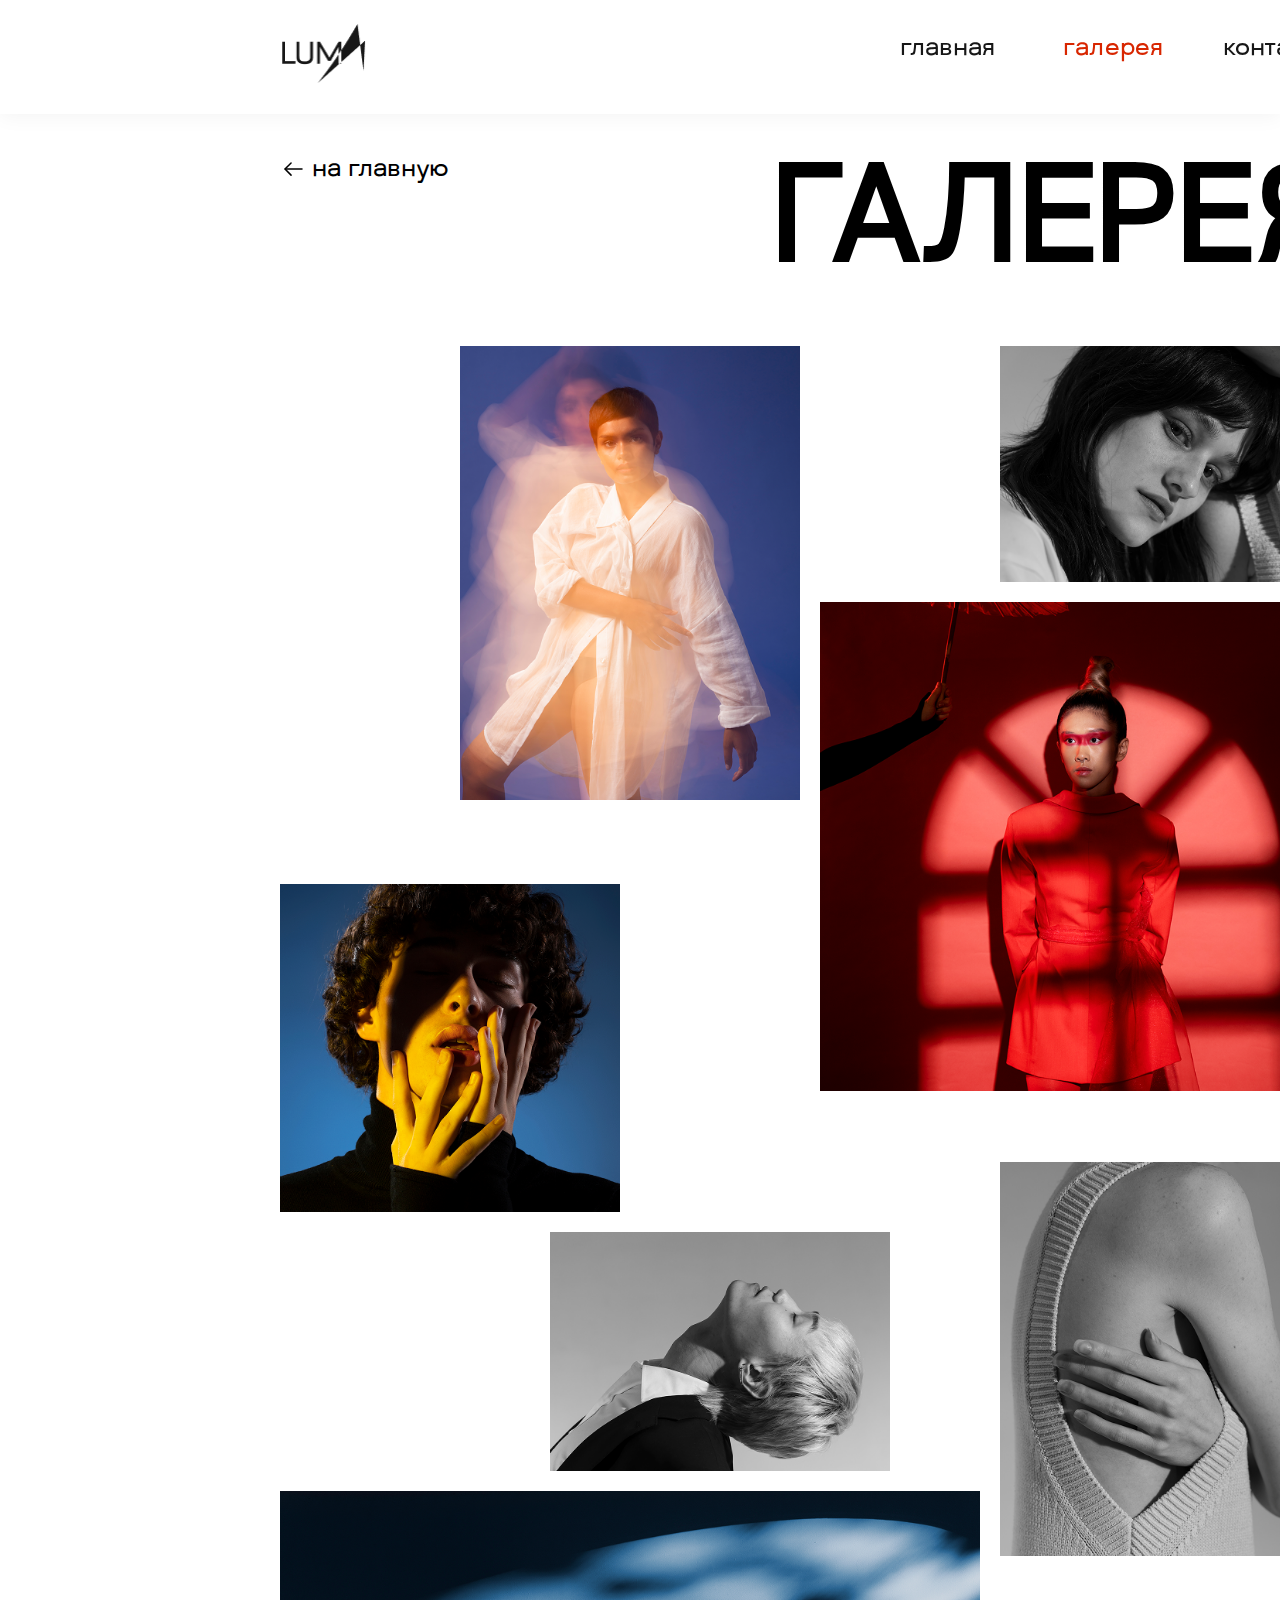
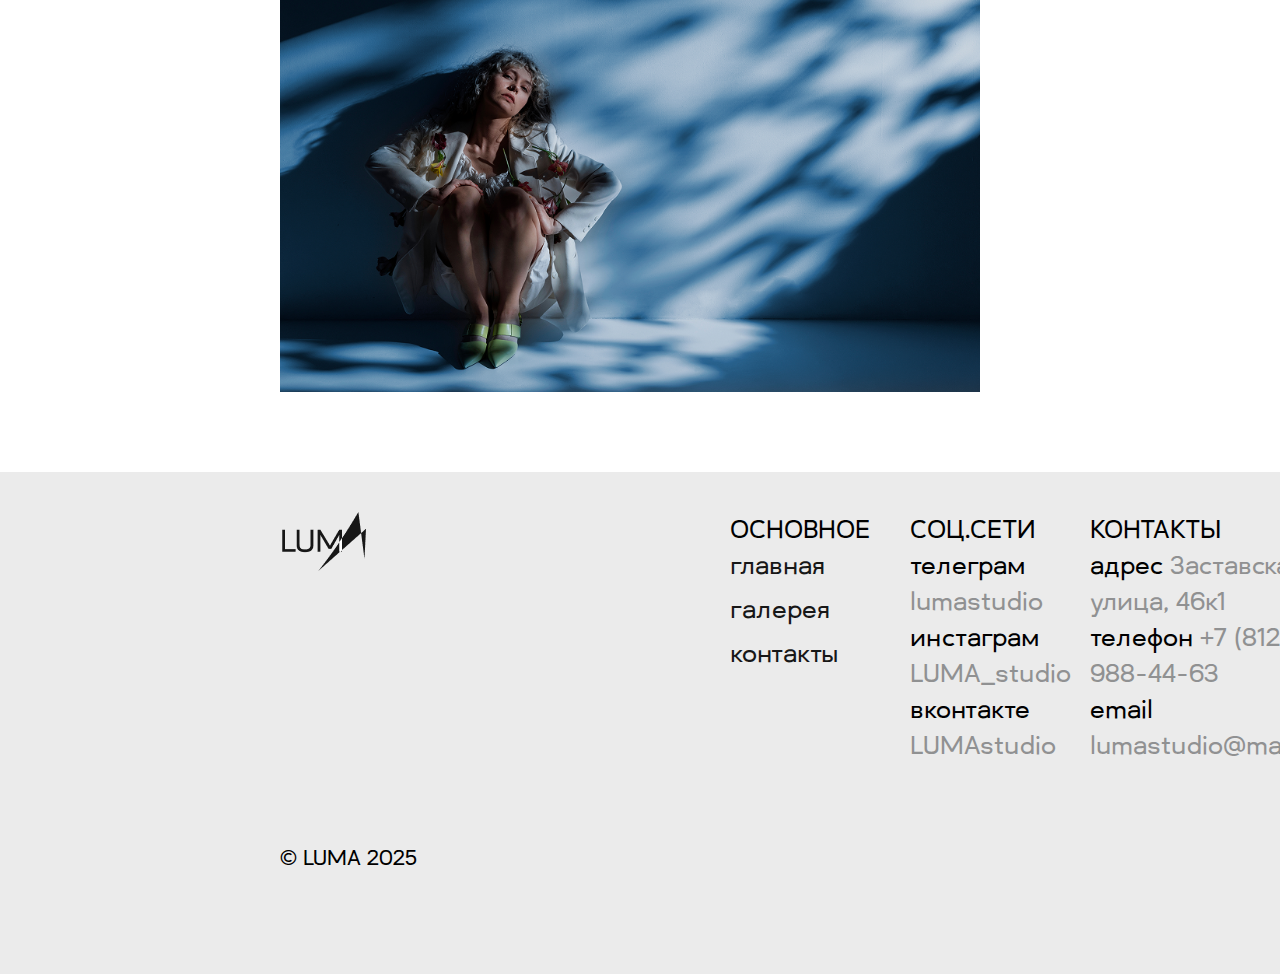
<file: page2.html>
<!DOCTYPE html>
<html lang="ru">
<head>
    <meta charset="UTF-8">
    <title>LUMA</title>
    <link rel="stylesheet" type="text/css" href="./css/style2.css">
</head>
<body>
    <header class="header">
        <a class="header-logo" href="/">
            <img
                class="header-logo-image"
                src="./images/logo.png"
                alt="LUMA Logo"
                width="86" height="59" loading="lazy">
        </a> 
        <nav class="header-menu text-b3">
            <ul class="header-menu-list">
                    <li class="header-menu-item">
                        <a class="header-menu-link" href="index.html">Главная</a>
                    </li>
                    <li class="header-menu-item">
                        <a class="header-menu-link is-current" href="page2.html">Галерея</a>
                    </li>
                    <li class="header-menu-item">
                        <a class="header-menu-link" href="#">Контакты</a>
                    </li>
            </ul> 
        </nav>
    </header>
    <main class="content">
        <section class="photo-gallery">
            <div class="gallery-heading">
            <a href="index.html" class="link-home">
                <svg class="icon" width="24" height="24" viewBox="0 0 24 24" fill="none" xmlns="http://www.w3.org/2000/svg" aria-hidden="true">
                <path d="M11.07 7L5 13.07L11.07 19.14" stroke="currentColor" stroke-width="1.5" stroke-miterlimit="10" stroke-linecap="round" stroke-linejoin="round"/>
                <path d="M21.9999 13.0701H5.16992" stroke="currentColor" stroke-width="1.5" stroke-miterlimit="10" stroke-linecap="round" stroke-linejoin="round"/>
                </svg>
                на главную
            </a>
            <h2>ГАЛЕРЕЯ</h2>
            </div>
            <div class="photo-list">
            <div class="photo-item">
                <img src="./images/image1.png" alt="LIGHT SHADOW">
                <div class="photo-caption">LIGHT <br> 
                    SHADOW</div>
            </div>
            <div class="photo-item">
                <img src="./images/image2.png" alt="BLACK">
                <div class="photo-caption">BLACK</div>
            </div>
            <div class="photo-item">
                <img src="./images/image3.png" alt="TIRED">
                <div class="photo-caption">TIRED</div>
            </div>
            <div class="photo-item">
                <img src="./images/image4.png" alt="ASIAN VIBE">
                <div class="photo-caption">ASIAN <br>VIBE</div>
            </div>
            <div class="photo-item">
                <img src="./images/image5.png" alt="OFFICE">
                <div class="photo-caption">OFFICE</div>
            </div>
            <div class="photo-item">
                <img src="./images/image6.png" alt="HUGS">
                <div class="photo-caption">HUGS</div>
            </div>
            <div class="photo-item">
                <img src="./images/image7.png" alt="RISE AND SHINE">
                <div class="photo-caption">RISE AND SHINE</div>
            </div>
            </div>
        </section>
    </main>
    <footer class="footer-grid">
        <div class="footer-logo" style="grid-column: 1 / 3; min-width: 180px; flex-shrink: 0;">
            <img src="./images/logo.png" alt="LUMA">
        </div>
        <nav class="footer-main" style="grid-column: 6 / 8;">
            <text-b3>ОСНОВНОЕ</text-b3>
            <div class="footer-info">
            <ul>
            <li><a href="index.html">главная</a></li>
            <li><a href="/">галерея</a></li>
            <li><a href="/">контакты</a></li>
            </ul>
            </div>
        </nav>
        <div class="footer-socials" style="grid-column: 8 / 10;">
        <text-b3 >СОЦ.СЕТИ</text-b3>
        <div class="footer-info">
            <div class="social-item">
            <div class="social-name">телеграм</div>
                <a href="https://t.me/ulipolonskaya" target="_blank" class="social-link" style="color: #909192;">lumastudio</a>
            </div>
            <div class="social-item">
            <div class="social-name">инстаграм</div>
            <a href="https://www.instagram.com/ulipolonskaya" target="_blank" class="social-link" style="color: #909192;">LUMA_studio</a>
            </div>
            <div class="social-item">
            <div class="social-name">вконтакте</div>
            <a href="https://vk.com/ulipolonskaya" target="_blank" class="social-link" style="color: #909192;">LUMAstudio</a>
            </div>
        </div>
        </div>

        <div class="footer-contacts" style="grid-column: 10 / 13;">
            <text-b3>КОНТАКТЫ</text-b3>
            <div class="footer-info">
                <div class="address">
                адрес
                <span style="color: #909192;">Заставская улица, 46к1</span>
                </div>
                <div class="contacts-phone">
                телефон
                <span style="color: #909192;">+7 (812) 988-44-63</span>
                </div>
                <div class="contacts-email">
                email
                <span style="color: #909192;">lumastudio@mail.ru</span>
                </div>
        </div>
        </div>
        <div style="font-size: 20px; grid-column: 1 / 3; color: #000000; margin-top: 80px;">
            &copy; LUMA 2025
        </div>
    </footer>
</body>     
</html>
</file>
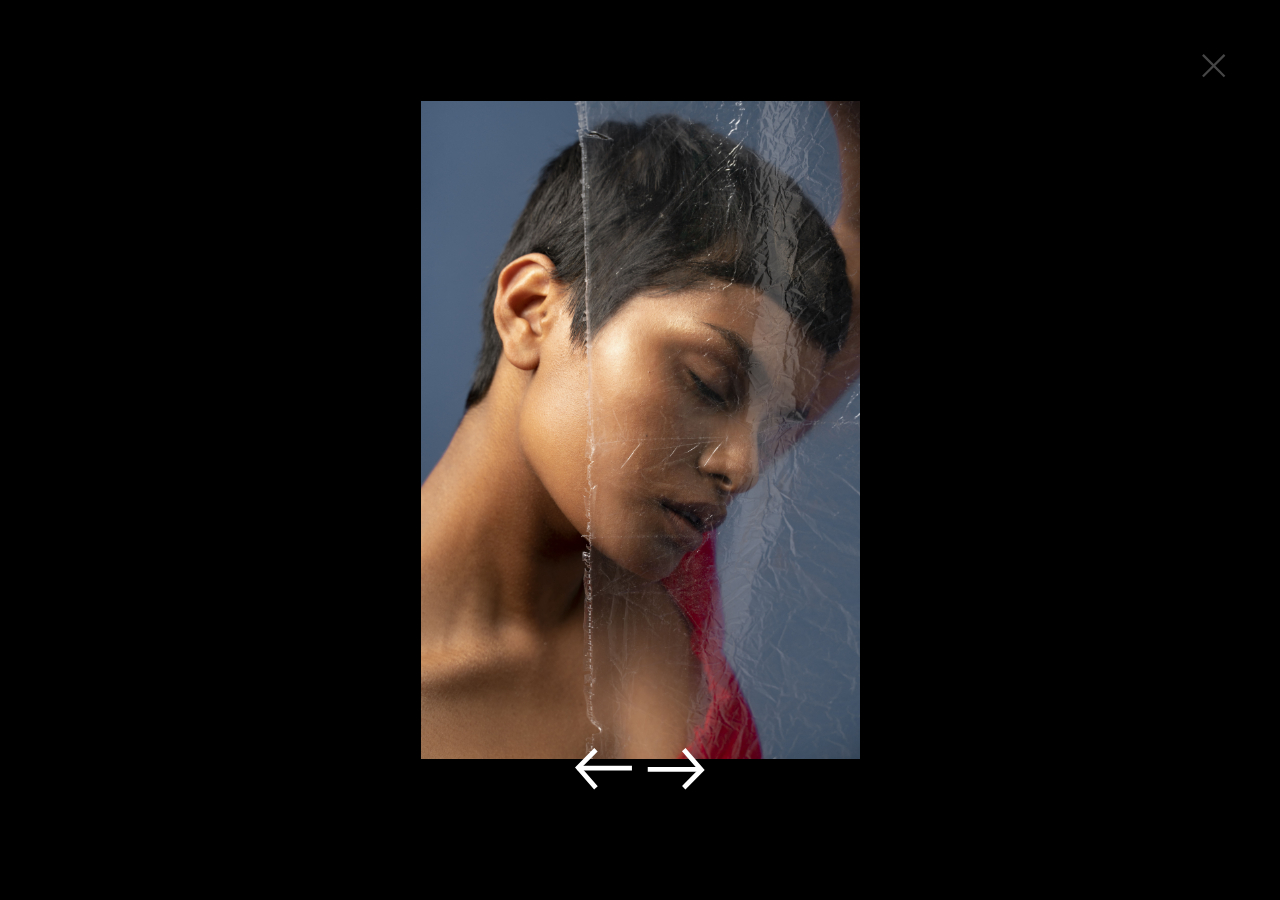
<file: page4.html>
<!DOCTYPE html>
<html lang="ru">
<head>
  <meta charset="UTF-8">
  <title>LUMA</title>
  <link href="./css/style4.css" rel="stylesheet">
  <link href="./css/responsive-carousel.slide.css" rel="stylesheet">
</head>
<body>
  <div class="wrapper">
    <div class="carousel" data-transition="slide" data-autoplay="true">
      <div>
        <img src="./images/2.jpg" alt="Фото 1">
      </div>
      <div>
        <img src="./images/4.jpg" alt="Фото 3">
      </div>
      <div>
        <img src="./images/5.jpg" alt="Фото 4">
      </div>
      <div>
        <img src="./images/6.jpg" alt="Фото 5">
      </div>
    </div>
  </div>
  <div class="carousel-controls">
    <button class="carousel-arrow prev" aria-label="Предыдущий слайд">
      <img src="./images/arrow_button2.svg" alt="стрелка левая">
    </button>
    <button class="carousel-arrow next" aria-label="Следующий слайд">
      <img src="./images/arrow_button.svg" alt="стрелка правая">
    </button>
  </div>
  <a href="page2.html" class="close-button" aria-label="Закрыть">
    <img src="./images/close.svg" alt="">
  </a>

<script src="./js/jquery.js"></script>
<script src="./js/responsive-carousel.min.js"></script>
<script>
  $(function () {
    var $carousel = $('.carousel').carousel();
    $('.carousel-arrow.prev').on('click', function () {
      $carousel.carousel('prev');
    });
    $('.carousel-arrow.next').on('click', function () {
      $carousel.carousel('next');
    });
  });
</script>
</body>
</html>
</file>
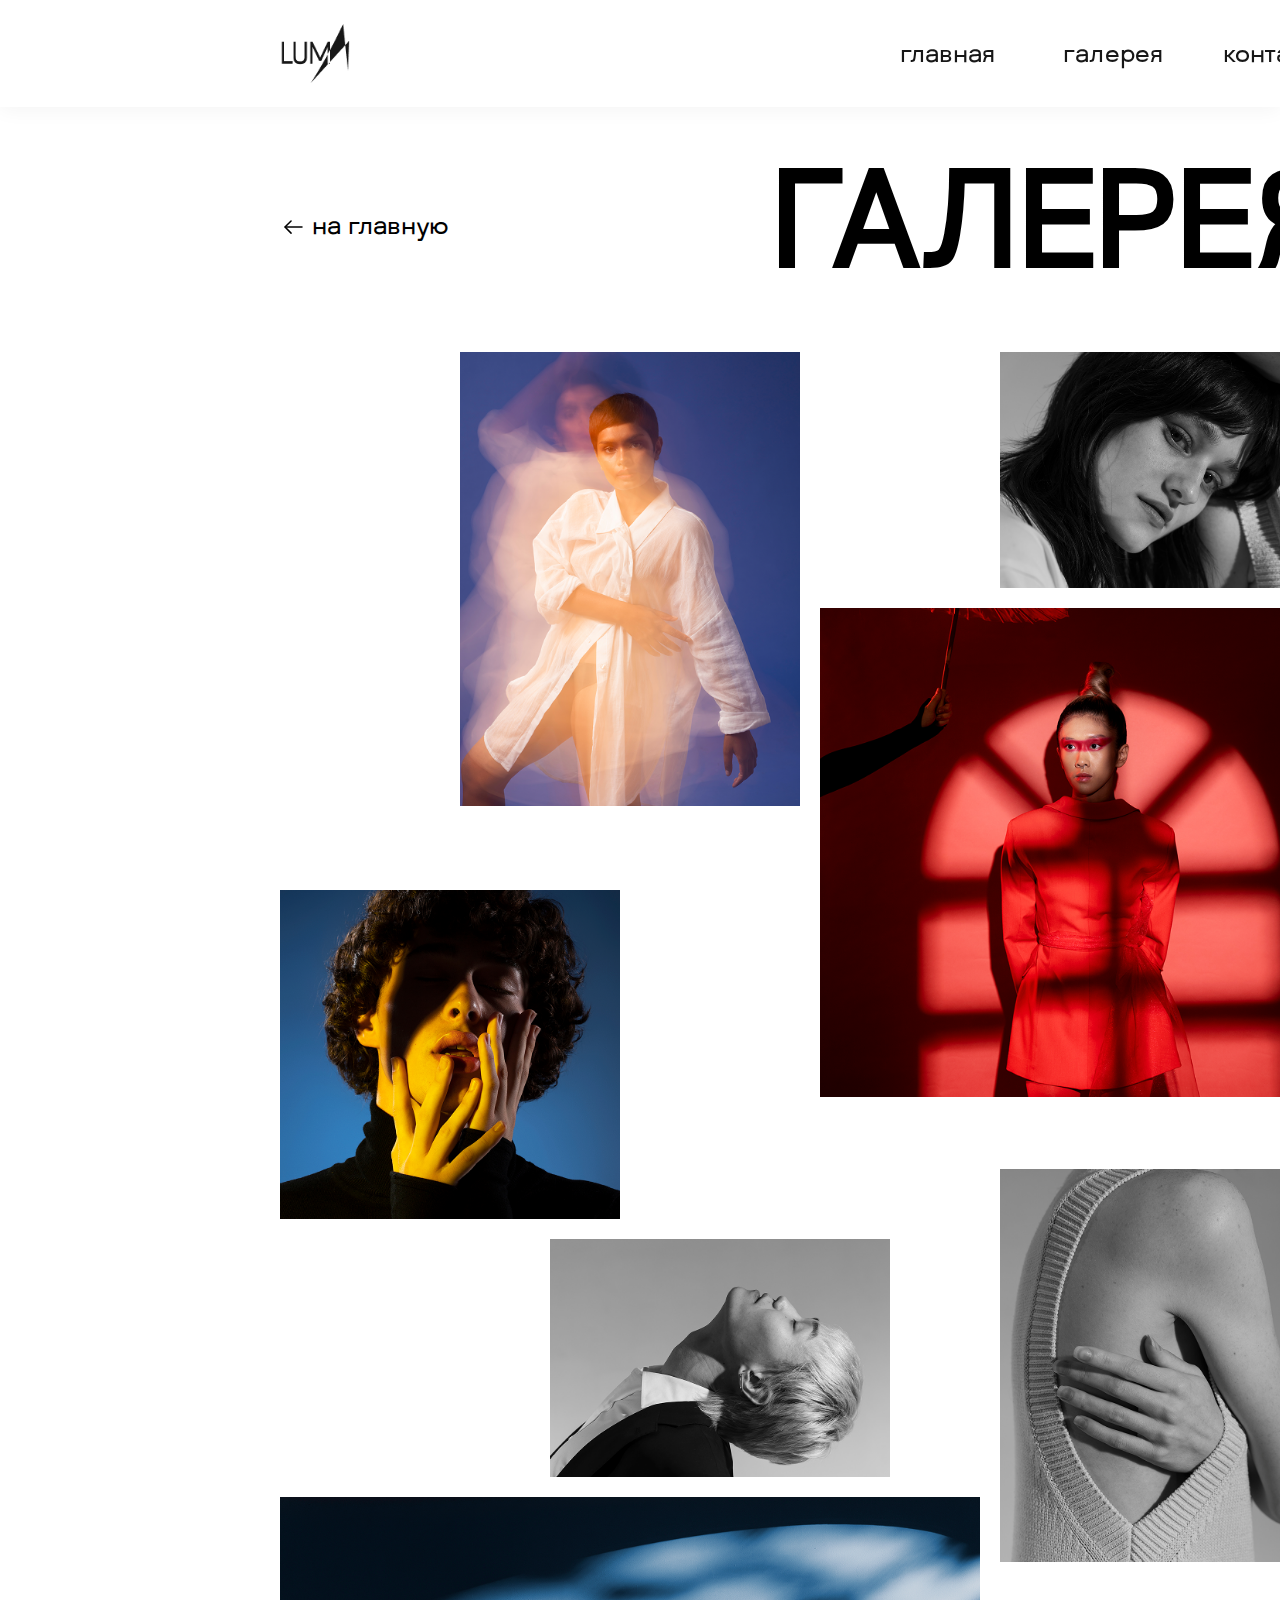
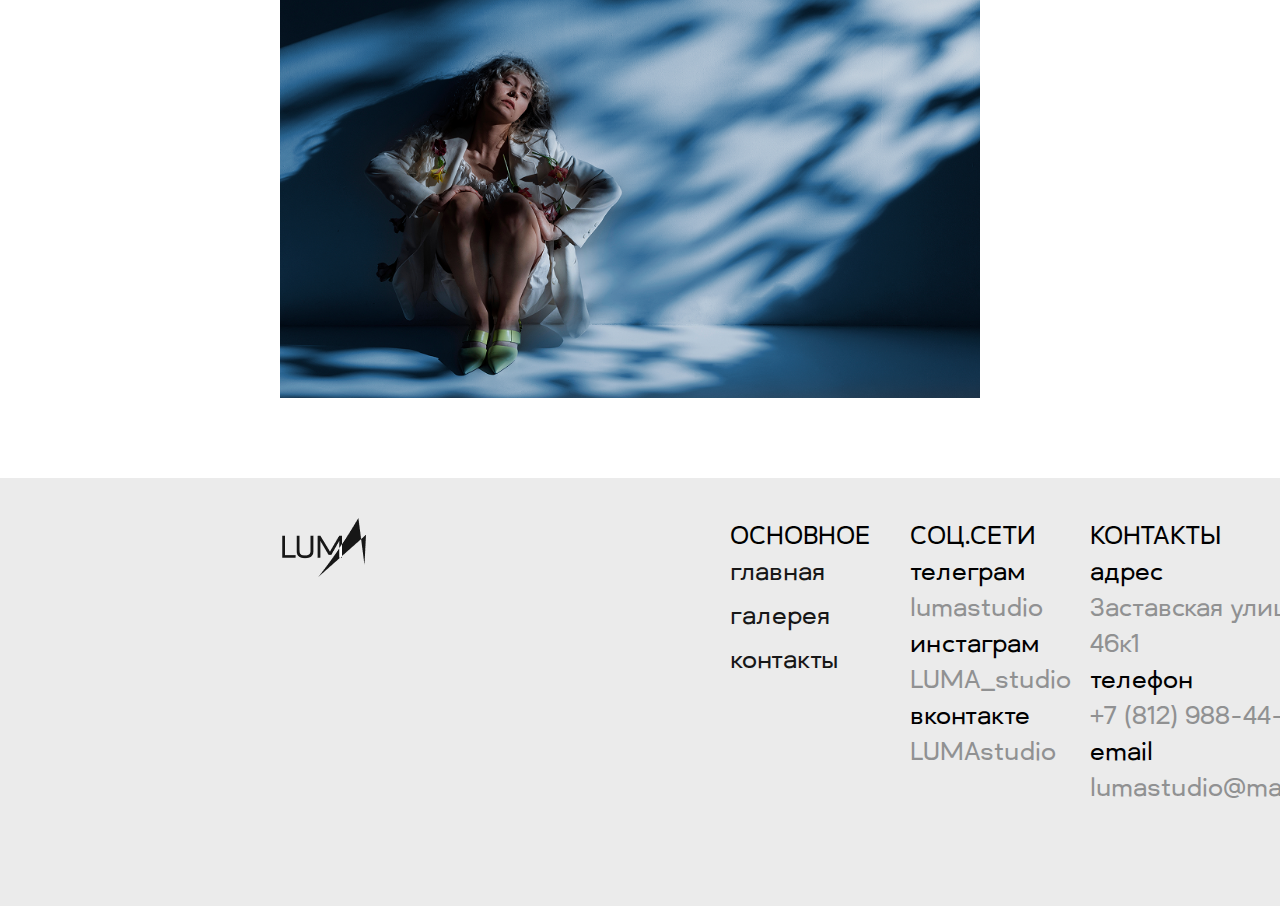
<file: final/code/page2.html>
<!DOCTYPE html>
<html lang="ru">
<head>
    <meta charset="UTF-8"/>
    <title>LUMA</title>
    <link rel="stylesheet" type="text/css" href="style2.css" />
</head>
<body>
    <header class="header">
        <a class="header-logo" href="/">
            <img
                class="header-logo-image"
                src="./images/logo.png"
                alt="LUMA Logo"
                width="86" height="59" loading="lazy"
            />
        </a> 
        <nav class="header-menu text-b3">
            <ul class="header-menu-list">
                    <li class="header-menu-item">
                        <a class="header-menu-link is-current" href="index.html">Главная</a>
                    </li>
                    <li class="header-menu-item">
                        <a class="header-menu-link" href="page2.html">Галерея</a>
                    </li>
                    <li class="header-menu-item">
                        <a class="header-menu-link" href="/">Контакты</a>
                    </li>
            </ul> 
        </nav>
    </header>
    <main class="content">
        <section class="photo-gallery">
            <div class="gallery-heading">
            <a href="index.html" class="link-home">
                <svg class="icon" width="24" height="24" viewBox="0 0 24 24" fill="none" xmlns="http://www.w3.org/2000/svg" aria-hidden="true">
                <path d="M11.07 7L5 13.07L11.07 19.14" stroke="currentColor" stroke-width="1.5" stroke-miterlimit="10" stroke-linecap="round" stroke-linejoin="round"/>
                <path d="M21.9999 13.0701H5.16992" stroke="currentColor" stroke-width="1.5" stroke-miterlimit="10" stroke-linecap="round" stroke-linejoin="round"/>
                </svg>
                на главную
            </a>
            <h2>ГАЛЕРЕЯ</h2>
            </div>
            <div class="photo-list">
            <div class="photo-item">
                <img src="./images/image1.png" alt="LIGHT SHADOW" />
                <div class="photo-caption">LIGHT <br/> 
                    SHADOW</div>
            </div>
            <div class="photo-item">
                <img src="./images/image2.png" alt="BLACK" />
                <div class="photo-caption">BLACK</div>
            </div>
            <div class="photo-item">
                <img src="./images/image3.png" alt="TIRED" />
                <div class="photo-caption">TIRED</div>
            </div>
            <div class="photo-item">
                <img src="./images/image4.png" alt="ASIAN VIBE" />
                <div class="photo-caption">ASIAN <br/>VIBE</div>
            </div>
            <div class="photo-item">
                <img src="./images/image5.png" alt="OFFICE" />
                <div class="photo-caption">OFFICE</div>
            </div>
            <div class="photo-item">
                <img src="./images/image6.png" alt="HUGS" />
                <div class="photo-caption">HUGS</div>
            </div>
            <div class="photo-item">
                <img src="./images/image7.png" alt="RISE AND SHINE" />
                <div class="photo-caption">RISE <br/>AND SHINE</div>
            </div>
            </div>
        </section>
    </main>
    <footer class="footer-grid">
        <div class="footer-logo" style="grid-column: 1 / 3; min-width: 180px; flex-shrink: 0;">
            <img src="./images/logo.png" alt="LUMA" />
        </div>
        <nav class="footer-main" style="grid-column: 6 / 8;">
            <text-b3>ОСНОВНОЕ</text-b3>
            <div class="footer-info">
            <ul>
            <li><a href="index.html">главная</a></li>
            <li><a href="/">галерея</a></li>
            <li><a href="/">контакты</a></li>
            </ul>
            </div>
        </nav>
        <div class="footer-socials" style="grid-column: 8 / 10;">
        <text-b3>СОЦ.СЕТИ</text-b3>
        <div class="footer-info">
            <div class="social-item">
            <div class="social-name">телеграм</div>
                <a href="https://t.me/ulipolonskaya" target="_blank" class="social-link" style="color: #909192;">lumastudio</a>
            </div>
            <div class="social-item">
            <div class="social-name">инстаграм</div>
            <a href="https://www.instagram.com/ulipolonskaya" target="_blank" class="social-link" style="color: #909192;">LUMA_studio</a>
            </div>
            <div class="social-item">
            <div class="social-name">вконтакте</div>
            <a href="https://vk.com/ulipolonskaya" target="_blank" class="social-link" style="color: #909192;">LUMAstudio</a>
            </div>
        </div>
        </div>

        <div class="footer-contacts" style="grid-column: 10 / 13;">
            <text-b3>КОНТАКТЫ</text-b3>
            <div class="footer-info">
                <div class="address">
                адрес<br/>
                <span style="color: #909192;">Заставская улица, 46к1</span>
                </div>
                <div class="contacts-phone">
                телефон<br/>
                <span style="color: #909192;">+7 (812) 988-44-63</span>
                </div>
                <div class="contacts-email">
                email<br/>
                <span style="color: #909192;">lumastudio@mail.ru</span>
                </div>
            </div>
        </div>
    </footer>
</body>     
</html>
</file>
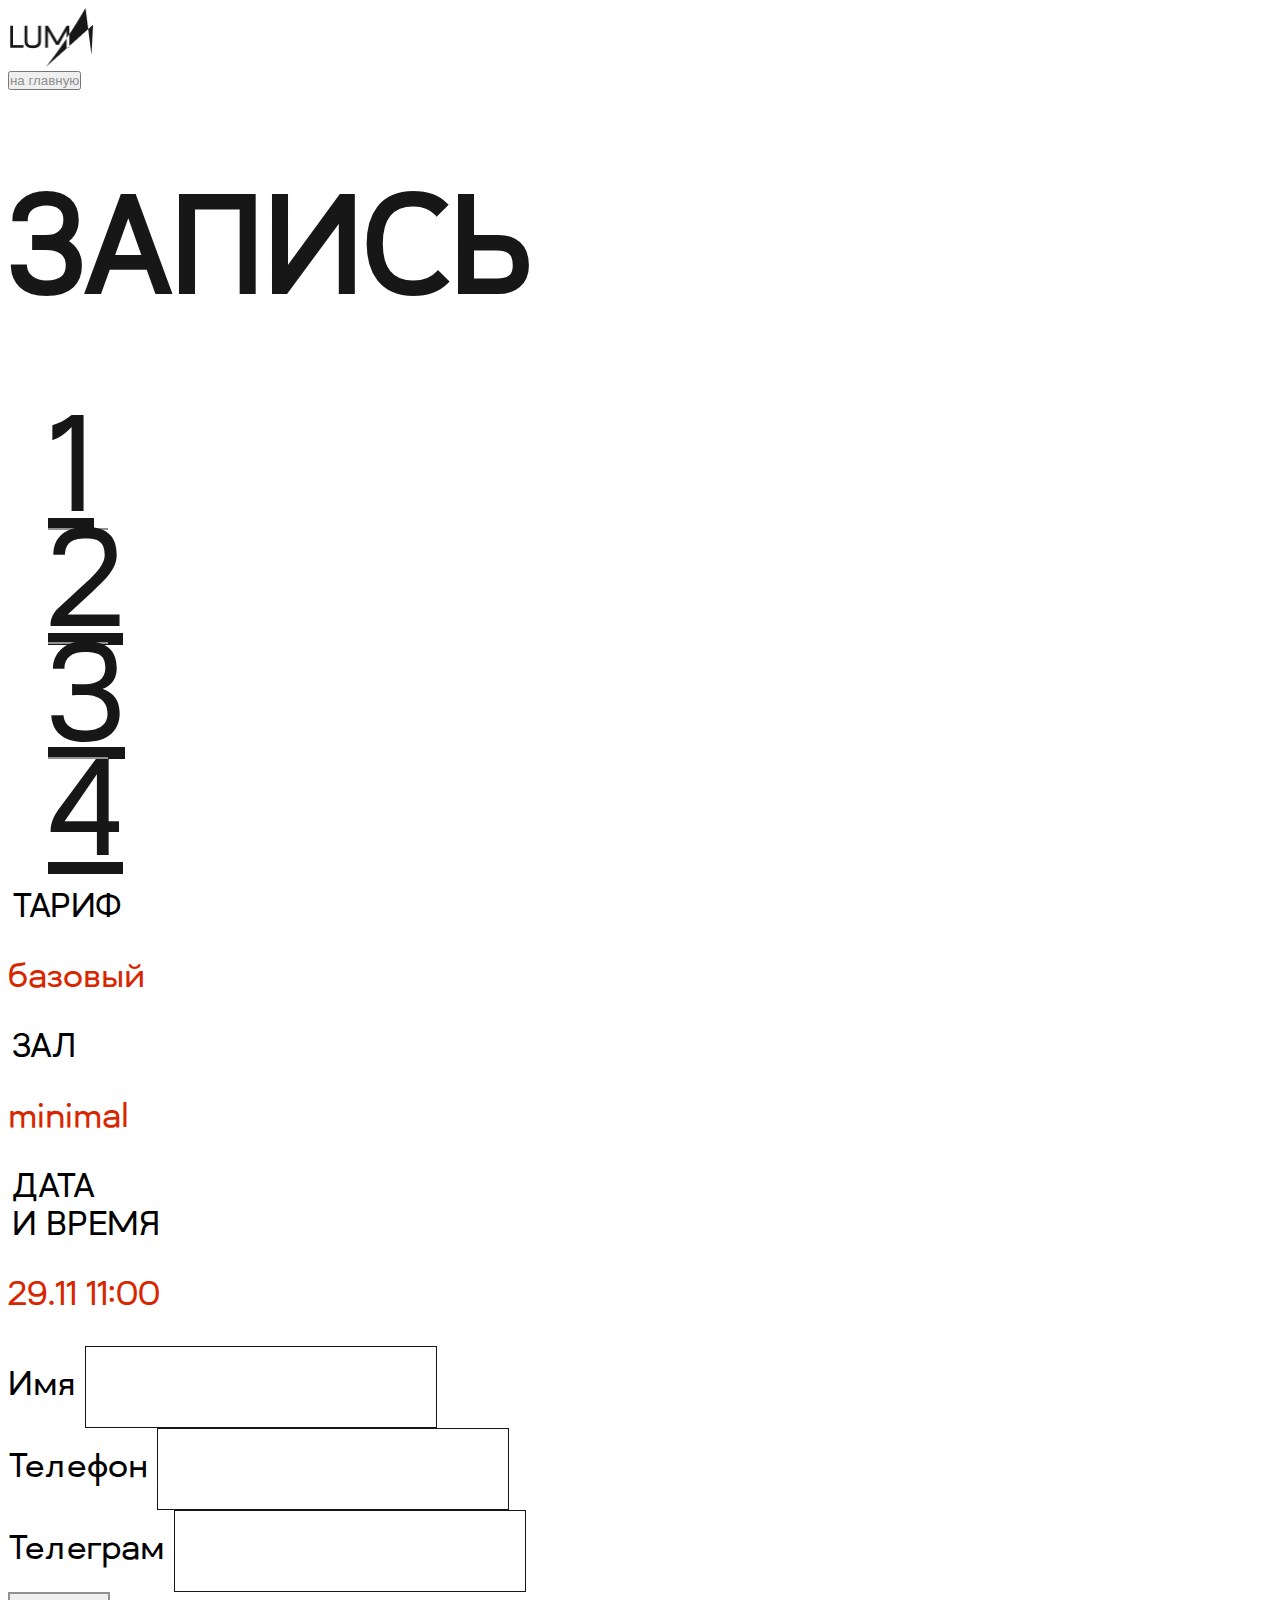
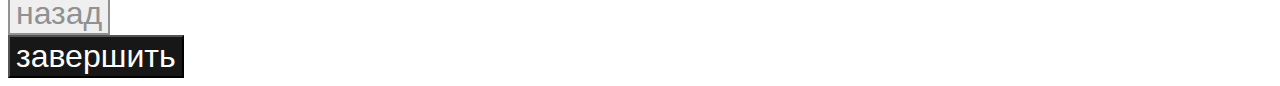
<file: final/code/page3.html>
<!doctype html>
<html lang="ru">
    <head>
        <meta charset="utf-8">
        <meta name="viewport" content="width=device-width, initial-scale=1">
        <link rel="stylesheet" type="text/css" href="style3.css" />
        <!-- Bootstrap CSS -->
        <link href="https://cdn.jsdelivr.net/npm/bootstrap@5.0.1/dist/css/bootstrap.min.css" rel="stylesheet" integrity="sha384-+0n0xVW2eSR5OomGNYDnhzAbDsOXxcvSN1TPprVMTNDbiYZCxYbOOl7+AMvyTG2x" crossorigin="anonymous">
        <title>LUMA</title>
    </head>
    <body>
    <header>
        <nav class="navbar navbar-expand-md">
            <div class="container">
                <a class="navbar-brand" href="/">
                    <img src="./images/logo.png" alt="LUMA Logo" width="86" height="59" loading="lazy" />
                </a>
            </div>
        </nav>
    </header>
    <!-- ЗАГОЛОВОК -->
    <div class="container mt-4">
        <div class="row">
            <div class="col-12 col-md-2 mb-4 px-0">
                <button class="btn btn-lg w-80 text-center custom-btn mb-3 ">
                    на главную
                </button>
            </div> 
            <div class="col-12 col-md d-flex justify-content-end align-items-center">
                <h2 class="custom-heading mb-4">ЗАПИСЬ</h2>
            </div>
            <div class="col-12 col-xxl-5">
                <nav aria-label="Steps">
                    <ul class="pagination justify-content-end custom-heading-wrapper mb-0">
                        <li class="page-item">
                            <a class="page-link page-link-big" href="/">
                                1
                            </a>
                        </li>

                        <li class="page-item d-flex align-items-center">
                            <span class="divider-line"></span>
                        </li>

                        <li class="page-item">
                            <a class="page-link page-link-big" href="/">
                                2
                            </a>
                        </li>

                        <li class="page-item d-flex align-items-center">
                            <span class="divider-line"></span>
                        </li>

                        <li class="page-item">
                            <a class="page-link page-link-big" href="/">
                                3
                            </a>
                        </li>

                        <li class="page-item d-flex align-items-center">
                            <span class="divider-line"></span>
                        </li>

                        <li class="page-item">
                            <a class="page-link page-link-big" href="page3.html">
                                4
                            </a>
                        </li>
                    </ul>
                </nav>
            </div>
        </div>
    </div>
    <!-- ОСНОВНАЯ ИНФА -->
    <div class="container my-5">
        <div class="row">
            <div class="col-12 col-md d-flex flex-column px-0 booking-info">
                <p class="label">ТАРИФ</p>
                    <span class="divider-line"></span>
                <p class="value" style="color: #D82600;" >базовый</p>
                <p class="label">ЗАЛ</p>
                    <span class="divider-line"></span>
                <p class="value" style="color: #D82600;" >minimal</p>
                <p class="label">ДАТА<br>И ВРЕМЯ</p>
                    <span class="divider-line"></span>
                <p class="value" style="color: #D82600;">29.11 11:00</p>
            </div>
            <div class="col-12 col-md-6 form-column">
                <div class="mb-4">
                    <label class="form-label custom-label">Имя</label>
                    <input type="text" class="form-control custom-input">
                </div>
                <div class="mb-4">
                    <label class="form-label custom-label">Телефон</label>
                    <input type="text" class="form-control custom-input">
                </div>
                <div class="mb-4">
                    <label class="form-label custom-label">Телеграм</label>
                    <input type="text" class="form-control custom-input">
                </div>
            </div>
        </div>
    </div>
    <!-- КНОПКИ -->
    <div class="container mt-5">
        <div class="row">
            <div class="col-12 col-md-2 mb-4 px-0">
                <button class="btn btn-lg w-80 text-center custom-btn3 mb-3 ">
                    назад
                </button>
            </div> 
            <div class="col-12 col-md d-flex justify-content-end mb-4 px-0">
                <button class="btn btn-lg text-center custom-btn2 mb-3" id="finish-btn">
  <span class="btn-text">завершить</span>
  <span class="btn-loader"></span>
</button>
            </div> 
        </div> 
    </div>

    <script src="https://cdn.jsdelivr.net/npm/bootstrap@5.0.1/dist/js/bootstrap.bundle.min.js" integrity="sha384-gtEjrD/SeCtmISkJkNUaaKMoLD0//ElJ19smozuHV6z3Iehds+3Ulb9Bn9Plx0x4" crossorigin="anonymous"></script> 
    <!-- ЗАГРУЗКА -->
    <script>
    const finishBtn = document.getElementById('finish-btn');
    finishBtn.addEventListener('click', function (e) {      
        this.classList.add('loading');   
        setTimeout(() => {
        this.classList.remove('loading');
        }, 3000);
    });
    </script>
  </body>
</html>
</file>
<file: css/style.css>
@font-face { 
    font-family: 'Hibana';
    src: url('Hibana-SubMedium.otf') format('truetype');
}

*,
*::before, 
*::after {
  box-sizing: border-box;
}


:where(ul, ol):where([class]) {
  padding-left: 0;
}


body,
:where(blockquote, figure):where([class]) {
  margin: 0;
}


:where(
  h1,
  h2,
  h3,
  h4,
  h5,
  h6,
  p,
  ul,
  ol,
  dl
):where([class]) {
  margin-block: 0;
}

:where(dd[class]) {
  margin-left: 0;
}

:where(ul[class]) {
  list-style: none;
}


img {
  display: block;
  max-width: 100%;
}

input,
textarea,
select,
button {
  font: inherit;
}

html {
  height: 100%;
  scroll-behavior: smooth;
}

body {
  min-height: 100%;
  line-height: 1.5;
}

@media (prefers-reduced-motion: reduce) {
  * {
    animation-duration: 0.01ms !important;
    animation-iteration-count: 1 !important;
    transition-duration: 0.01ms !important;
    scroll-behavior: auto !important;
  }
}

:root {
    --color-black: #171717;
    --color-white: #FFFFFF;
    --color-darkGray: #464646;
    --color-dark2Gray: #3D3D3D;
    --color-gray: #909192;
    --color-grayLight: #EBEBEB;
    --color-red: #D82600;
    --color-darkRed: #9A1B00;
    --font-family-base: "Hibana", sans-serif;

    --transition-duration: 0.2s;
}

h1{
    text-transform: uppercase;
    font-size: 400px;
}

h4{
  text-transform: uppercase;
  font-size: 80px;
  line-height: 144px;
}

h6{
  font-size: 48px;
  line-height: 47px;
  margin: 0;
  padding: 0;
}

.text-b1{
    font-family: var(--font-family-base);
    font-size: 40px;
    letter-spacing: 0px;
    text-align: left;
    line-height: 48px;
}

.text-b4{
    font-family: var(--font-family-base);
    font-size: 32px;
    letter-spacing: 0px;
    text-align: left;
}

.text-b3 {
    font-family: var(--font-family-base);
    font-size: 24px;
    letter-spacing: 0px;
    text-align: left;
}

body{
    font-family: var(--font-family-base);
    background-color: var(--color-white);
}

a,button{
    transition-duration: var(--transition-duration);
}

a {
    color: var(--color-black);
}

a:hover {
    color: var(--color-red);
}

.header {
    position: fixed;
    top: 0;
    left: 0;
    right: 0;
    z-index: 999;
    display: flex;
    justify-content: space-between;
    align-items: center;
    padding-inline: 280px;
    padding-block: 24px;
    background-color: var(--color-white);
    box-shadow: 0 2px 20px rgba(0, 0, 0, 0.05);

}

.header-logo{
    flex-shrink: 0;
}

.header-menu-list {
    display: flex;
    column-gap: 40px;
}

.header-menu-link {
    text-transform: lowercase;
    text-decoration: none;
    width: 125px;
    height: 34px;
    display: flex;
    flex-direction: row;
    justify-content: center;
    align-items: center;
    gap: 10px;
    padding: 8px 12px 8px 12px;
}

.header-menu-link.is-current::after{
    color: var(--color-red);
}

.content{
    display: flex;
    flex-direction: column;
    padding-inline: 280px;
    padding-bottom: 600px;
    padding-block: 24px;
    gap:260px;
}

.banner {
  position: relative;
  overflow: hidden;
}


.overlay-photo {
  position: absolute;
  opacity: 1; 
  transition: none; 
}

.banner-title{
  display: flex;
  justify-content: center;
  margin-top: 100px;
}
.banner-info{
  display: flex;
  flex-direction: row;
  justify-content: space-between;
  width: 100%;
}

.banner-button{
  width: 320px;
  height: 60px;
  display: flex;
  flex-direction: row;
  justify-content: center;
  align-items: center; 
  padding: 16px 20px;
  background-color: var(--color-black);
  text-decoration: none;
  color: var(--color-white);
  border: none;
  cursor: pointer;
  transition: background-color 0.2s ease;
}

.banner-button:hover {

  background-color: var(--color-red);
  color: var(--color-white);
}

.banner-button .button-icon {
  width: 28px;
  height: 28px;
}

/*ГАЛЕРЕЯ*/

.gallery-bg {
  width: 100vw;
  position: relative;
  left: 50%;
  right: 50%;
  margin-left: -50vw;
  margin-right: -50vw;
  background: var(--color-black); 
  z-index: 0;
}

.photo-gallery {
  position: relative;
  z-index: 1;
  padding-block: 80px;   
  padding-inline: 280px; 
}

.photo-list {
  display: grid;
  grid-template-columns: repeat(12, 95px);
  column-gap: 20px;
}

.photo-list .photo-item:first-child {
   font-family: var(--font-family-base);
  font-size: 32px;
  letter-spacing: 0px;
  text-align: left;
  grid-column: 1 / 3; 
}

.photo-list .photo-item:nth-child(2) {
  grid-column: 3 / 6; 
}

.photo-list .photo-item:nth-child(3){
  grid-column:  8 / 13; 
  align-self: start;
}

.photo-list .photo-item:nth-child(4){
  grid-column:  6 / 10; 
  margin-top: -90px; 
  margin-bottom: 20px; 
}

.photo-list .photo-item:nth-child(5){
  grid-column:  3 / 8; 
  align-self: start;
}

.photo-list .photo-item:nth-child(6){
  grid-column:  10/ 13; 
  margin-top: -74px; 
  margin-bottom: 20px;
}

.photo-list .photo-item:nth-child(7){
  grid-column:  8 / 11; 
}

.photo-item {
  position: relative; 
  overflow: hidden; 
}

.photo-item img {
  width: auto;       
  height: auto;       
  display: block;
  object-fit: cover;  
  transition: filter 0.3s;
}

.photo-caption {
  position: absolute;
  bottom: 32px;
  left: 32px;
  color: var(--color-white);
  font-size: 32px;
  opacity: 0;
  transition: opacity 0.3s;
  pointer-events: none;
  z-index: 2;
  font-family: inherit;
}

.photo-item:hover img {
  filter: brightness(55%);
}

.photo-item:hover .photo-caption {
  opacity: 1;
}

/*ЗАЛЫ*/

.halls {
  display: flex;
  flex-direction: column;
  gap: 36px;
}

.halls-heading, .reviews-heading, .FAQ-heading, .persons-heading {
  display: flex; 
  flex-direction: row; 
  justify-content: flex-start; 
  gap: 20px;
}

.halls-heading h4, .reviews-heading h4, .price-heading h4, .FAQ-heading h4, .persons-heading h4{
  line-height: 84px;
  margin: 0;
  padding: 0;
}

.halls-info {
  display: flex;
  flex-direction: row;
  align-items: center;
  gap: 44px;
  justify-content: flex-start; 
  width: 100%;
}

.arrow-buttons {
  display: flex;
  gap: 8px;
  justify-content: flex-end;
}

.arrow-btn {
  border: none;
  background: none;
  padding: 0;
  cursor: pointer;
  display: flex;
  align-items: center;
  justify-content: center;
  color: var(--color-black);
}

.arrow-btn img {
  width: 120px;
  height: 80px;
  filter: brightness(0);
}

.arrow-btn.arrow-icon-right:hover:not(.halls-arrow-disabled) img {
  filter: brightness(0.8);
}

.halls-arrow-disabled {
  color: var(--color-gray) !important;
  cursor: default !important;
  pointer-events: none;
}

.halls-arrow-disabled img {
  filter: brightness(0.5); 
}

/*НАДПИСЬ*/

.label {
  width: 100%;
  display: flex;
  height: 650px;
  justify-content: center;
  position: relative;
  width: 100%;
}

.main-label h4 {
  text-align: center; 
}

.rotated-photo {
  position: absolute;
  top: 78%; 
  left: 62%; 
  transform: translate(-50%, -50%) rotate(-4deg); 
  width: 430px; 

}
/*ФОТОГРАФЫ*/
.persons {
  display: flex;
  flex-direction: column;
  margin-top: 80px;
  gap:40px;
}

.persons-slider {
  display: flex;
  flex-direction: row;
  overflow: hidden;
}

.persons-track {
  display: flex;
  transition: transform 0.4s ease;
  gap: 20px;
}
.person-card {
  flex: 0 0 450px;         
  display: flex;
  flex-direction: column;
  align-items: flex-start;
}


.person-card img {
  width: 100%;
  height: 100%;
  object-fit: cover;
  display: block;
}

.person-name {
  font-size: 32px;
  line-height: 1.2;
  margin-top: 16px;
  
}

.person-style {
  font-size: 28px;
  line-height: 1.4;
  margin-top: 2px;
  color:var(--color-gray)
}

.person-more {
  color: inherit;
  font-size: 20px;
  display: inline-flex;
  align-items: center;
  gap: 8px;
  cursor: pointer;
}
.arrow-buttons2{
  margin-left: auto;      
  margin-top: auto; 
  align-items: flex-end; 
}

.person-more {
  border: none;           
  background: none;       
  padding: 0;               
  margin-top: 16px;          
  font-size: 24px;           
  color: var(--color-red);   
  display: inline-flex;
  align-items: center;
  gap: 8px;                  
  cursor: pointer;
}

.person-more-arrow {
  font-size: 24px;
  color: var(--color-red);   
}

.arrow-icon-left,
.arrow-icon-right {
  color: var(--color-black); 
  transition: color 0.3s ease;
}

.persons-arrow-disabled {
  color: var(--color-gray);          
  pointer-events: none;    
}
.arrow-buttons2 .arrow-icon-left {
  transform: rotate(180deg); 
}




/*ЦЕНА*/

.price{
  display: flex;
  flex-direction: column;
  gap: 36px;
}

.price-heading {
  display: flex; 
  flex-direction: row; 
  justify-content: flex-start; 
  gap: 20px;
}

.price-1{
  display: flex;
  flex-direction: column;
  gap: 24px; 
  margin-left: 230px;
}

.paket{
  display: flex; 
  flex-direction: column; 
  justify-content: flex-start;
  gap:12px;
  width: 352px;
}
.info-price{
  display: flex; 
  flex-direction: row; 
  gap:109px;
  width: 100%;
}


.all-points li {
  position: relative;
  padding-left: 40px; 
  margin-bottom: 8px;
  font-family: var(--font-family-base);
  font-size: 24px;
  letter-spacing: 0px;
  text-align: left;
  line-height: 28px;
}

.all-points li::before {
  content: "";
  position: absolute;
  left: 0;
  top: 50%;
  transform: translateY(-50%);
  width: 30px;
  height: 1px;
  background-color: var(--color-black); 
}

.button_filled_small {
  width: 332px;
  height: 54px;
  display: flex;
  flex-direction: row;
  justify-content: center;
  align-items: center;
  gap: 10px;
  padding: 16px 20px;
  background-color: var(--color-black);
  color: var(--color-white);
  border: none;
  cursor: pointer;
  transition: background-color 0.2s ease;
}

.button_filled_small:hover {
  background-color: var(--color-red);
}

.button_filled_small .button-icon {
  width: 24px;
  height: 24px;
}

.button-wrapper {
  display: flex;
  margin-left: 460px;
}

.horizontal-line {
  width: 100%;
  max-width: 1130px;
  min-width: 700px;
  height: 1px;
  background-color: var(--color-black);
  margin-bottom: 8px;
}


/*ОТЗЫВЫ*/

.review{
  display: flex;
  flex-direction: column;
  gap: 44px;
}


.all-reviews{
  display: grid;
  grid-template-columns: repeat(12, minmax(70px, 95px));
  column-gap: 20px;
  row-gap: 64px;
}

.all-reviews, .review-1:first-child {
  grid-column:  3 / 7;
}

.all-reviews, .review-1:nth-child(2) {
  grid-column:  9 / 13; 
}

.all-reviews, .review-1:nth-child(3) {
  grid-column:  6 / 11; 
}

.all-reviews, .review-1:nth-child(4) {
  grid-column:  3 / 7; 
}

.all-reviews, .review-1:nth-child(5) {
  grid-column:  9 / 13; 
}


.review-1 {
  display: flex;
  flex-direction: column;
  gap: 24px;
}

.reviews-heading {
  display: flex; 
  flex-direction: row; 
  justify-content: flex-start; 
  gap: 20px;
}

.about-person{
  display: flex; 
  flex-direction: row; 
  justify-content: flex-start; 
  align-items: center;
  gap: 20px;
}

.person-info{
  display: flex;
  flex-direction: column;
  justify-content: flex-start;
  gap: 24px;
}

.photo-avatar{
  width: 105px;
  height: 105px;
}

.stars {
  display: flex;
  flex-direction: row; 
  gap: 4px;
}

.date{
  color: var(--color-gray);
}

/*FAQ*/

.FAQ{
  display: flex;
  gap: 36px;
  flex-direction: column;
}

.accordion{
  display: grid;
  grid-template-columns: repeat(12, minmax(70px, 95px));
  column-gap: 20px;
  padding-bottom: 200px;

}
.accordion__item {
  grid-column: 3 / 13;
  cursor: pointer;
  grid-template-rows: min-content minmax(0, 0fr);
  border-bottom: 1px solid var(--color-grayLight);
  height: 106px;
  overflow: hidden;
  transition: height 0.3s ease;
}

.accordion__item:first-child {
  border-top: 1px solid var(--color-grayLight);
}

.accordion__item.show {
  grid-template-rows: min-content minmax(0, 1fr);
  height: auto;
}

.accordion-item__body {
  transition: var(--transition);
  overflow: hidden;
  opacity: 0;
  color: var(--color-gray);
  padding: 0 16px;
  font-size: 24px;

}

.accordion__item.show .accordion-item__body {
  opacity: 1;
  max-height: 500px;
}

.accordion-item__header {
  display: flex;
  justify-content: space-between;
  align-items: center;
  height: 106px;
  padding: 0 16px;
  user-select: none;
}
.arrow-icon {
  width: 36px;
  height: 36px;
  cursor: pointer;
  transition: transform 0.5s ease;
}
.accordion__item.show .arrow-icon {
transform: rotate(180deg);
}

/*Футер*/

.footer-grid {
  display: grid;
  grid-template-columns: repeat(12, minmax(70px, 95px));
  column-gap: 20px;
  align-content: space-between;
  padding-inline: 280px;
  padding-top: 40px;     
  padding-bottom: 100px;
  width: 100%;
  background: #EBEBEB;   
}

.footer-main,
.footer-socials,
.footer-contacts{
    gap: 28px;
    font-family: var(--font-family-base);
    font-size: 24px;
    letter-spacing: 0px;
    text-align: left;
}

.footer-main ul {
    text-decoration: none;
    padding: 0;
    margin: 0;
    list-style: none;
}

.footer-grid .text-b3 {
  display: block;
  margin-bottom: 48px;
}

.footer-main li {
  margin-bottom: 8px;
}

.footer-grid a {
  text-decoration: none;
}
</file>
<file: css/style2.css>
@font-face { 
    font-family: 'Hibana';
    src: url('Hibana-SubMedium.otf') format('truetype');
}

*,
*::before, 
*::after {
  box-sizing: border-box;
}

:where(ul, ol):where([class]) {
  padding-left: 0;
}

body,
:where(blockquote, figure):where([class]) {
  margin: 0;
}


:where(
  h1,
  h2,
  h3,
  h4,
  p,
  ul,
  ol,
  dl
):where([class]) {
  margin-block: 0;
}

:where(dd[class]) {
  margin-left: 0;
}


:where(ul[class]) {
  list-style: none;
}


body {
  min-height: 100%;
  line-height: 1.5;
}


:root {
    --color-black: #171717;
    --color-white: #FFFFFF;
    --color-darkGray: #464646;
    --color-dark2Gray: #3D3D3D;
    --color-gray: #909192;
    --color-grayLight: #EBEBEB;
    --color-red: #D82600;
    --color-darkRed: #9A1B00;
    --font-family-base: "Hibana", sans-serif;
    --transition-duration: 0.2s;
}

h1{
    text-transform: uppercase;
    font-size: 128px;
}
h2{
    text-transform: uppercase;
    font-size: 128px;
    line-height: 0px;
}

.text-b4{
    font-family: var(--font-family-base);
    font-size: 32px;
    letter-spacing: 0px;
    text-align: left;
}

.text-b3 {
    font-family: var(--font-family-base);
    font-size: 24px;
    letter-spacing: 0px;
    text-align: left;
    margin-bottom: 20px;
}

body{
    font-family: var(--font-family-base);
    background-color: var(--color-white);
}

a {
    color: var(--color-black);
}

a:hover {
    color: var(--color-red);
}

.header {
    position: fixed;
    top: 0;
    left: 0;
    right: 0;
    z-index: 999;
    display: grid;
    grid-template-columns: repeat(12, minmax(70px, 95px));
    gap: 20px;
    align-items: center;
    padding-inline: 280px;
    padding-block: 24px;
    background-color: var(--color-white);
    box-shadow: 0 2px 20px rgba(0, 0, 0, 0.05);
}

.header-logo{
    flex-shrink: 0;
    grid-column: 1;
}

.header-menu {
  grid-column: 4 / 13; 
  justify-self: end; 
}

.header-menu-list {
    display: flex;
    column-gap: 40px;
}

.header-menu-link {
    text-transform: lowercase;
    text-decoration: none;
    width: 125px;
    height: 34px;
    display: flex;
    flex-direction: row;
    justify-content: center;
    align-items: center;
    gap: 10px;
    padding: 8px 12px 8px 12px;
}

.header-menu-link.is-current {
    color: var(--color-red);
}

.content{
    display: flex;
    flex-direction: column;
    gap: 260px;
    min-width: 1410px;
}

.gallery-heading {
    display: grid;
    grid-template-columns: repeat(12, minmax(70px, 95px));
    column-gap: 20px;
    margin-top: 70px;
}

.link-home {
    grid-column: 1 / 4; 
    color: inherit;
    text-decoration: none;
    font-size: 24px;
    display: inline-flex;
    align-items: center;
    gap: 8px;
    transition: color 0.3s ease;
}

/*Заголовок*/

.gallery-heading h2 {
  grid-column: 4 / 13; 
  justify-self: end; 
  margin-top: 70px; 
  padding: 0;
}

.gallery-heading .link-home{
  align-self: flex-start;
}

.link-home:hover {
    color: var(--color-gray); 
    cursor: pointer;
}

.icon {
    stroke: currentColor; 
    transition: stroke 0.3s ease;
}


/*Галерея*/


.photo-gallery {
    display: flex;
    flex-direction: column;
    gap: 20px;
    padding-block: 80px;   
    padding-inline: 280px; 
}

.photo-list {
    display: grid;
    grid-template-columns: repeat(12, minmax(70px, 95px));
    column-gap: 20px;
}

.photo-list .photo-item:first-child{
    grid-column: 3 / 7; 
    margin-bottom: -262px; 
}

.photo-list .photo-item:nth-child(2){
    grid-column:  9 / 13; 
    align-self: start;
    margin-bottom: 20px; 
}

.photo-list .photo-item:nth-child(3){
    grid-column:  1 / 5; 
    margin-top: 282px; 
    margin-bottom: 20px; 
}

.photo-list .photo-item:nth-child(4){
    grid-column:  7 / 13; 
    margin-bottom: 20px; 
    align-self: start;
}

.photo-list .photo-item:nth-child(5){
    grid-column:  4/ 8; 
    margin-bottom: 20px;
    align-self: start;
}

.photo-list .photo-item:nth-child(6){
    grid-column:  9 / 13; 
    margin-top: -70px; 
    margin-bottom: -110px;
}

.photo-list .photo-item:nth-child(7){
    grid-column:  1 / 9; 
}

.photo-item {
    position: relative; 
    overflow: hidden; 
}

.photo-item img {
    width: 100%;       
    height: auto;       
    display: block;
    object-fit: cover;  
    transition: filter 0.3s;
}

.photo-caption {
    position: absolute;
    bottom: 32px;
    left: 32px;
    color: var(--color-white);
    font-size: 32px;
    opacity: 0;
    transition: opacity 0.3s;
    pointer-events: none;
    font-family: inherit;
}

.photo-item:hover img {
    filter: brightness(55%);
}

.photo-item:hover .photo-caption {
    opacity: 1;
}

/*Футер*/

.footer-grid {
  display: grid;
  grid-template-columns: repeat(12, minmax(70px, 95px));
  column-gap: 20px;
  align-content: space-between;
  padding-inline: 280px;
  padding-top: 40px;     
  padding-bottom: 100px;
  width: 100%;
  background: #EBEBEB;   
}

.footer-main,
.footer-socials,
.footer-contacts{
    gap: 28px;
    font-family: var(--font-family-base);
    font-size: 24px;
    letter-spacing: 0px;
    text-align: left;
}

.footer-main ul {
    text-decoration: none;
    padding: 0;
    margin: 0;
    list-style: none;
}

.footer-grid .text-b3 {
  margin-bottom: 48px;
}

.footer-main li {
  margin-bottom: 8px;
}

.footer-grid a {
  text-decoration: none;
}
</file>
<file: css/style4.css>
body {
  margin: 0;
  padding: 0;
  background: #000;
  display: flex;
  justify-content: center;  
  align-items: flex-start; 
}

.wrapper {
  margin: 80px;
  position: relative;
}

.carousel > div {
  width: 100%;
  height: 700px;        
  overflow: hidden;
  position: relative;
}

.carousel > div img {
  width: 100%;
  height: 100%;
  object-fit: cover;    
  transition: transform 0.6s ease-in-out;
}

.carousel .carousel-active img {
  transform: scale(0.94);
}

.carousel-controls {
  position: absolute;
  left: 50%;
  bottom: 110px;             
  transform: translateX(-50%);
  display: flex;
  gap: 10px;           
}

.carousel-arrow {
  border: none;
  background: none;
  padding: 0;
  cursor: pointer;
  display: inline-flex;
  align-items: center;
  justify-content: center;
}

.carousel-arrow img {
  width: 60px;           
  height: auto;
  display: block;
  transition: filter 0.2s ease, opacity 0.2s ease;
}

.carousel-arrow:hover img {
  opacity: 0.7;              
}

.carousel-nav.carousel-nav-paginated {
  display: none;
}

.close-button {
  position: fixed;      
  top: 40px;
  right: 40px;
  z-index: 100;
  display: inline-block;
}

.close-button img {
  width: 52px;    
  height: 52px;
  display: block;
  transition: opacity 0.2s ease;
}
</file>
<file: css/responsive-carousel.slide.css>
/*
 * responsive-carousel
 * https://github.com/filamentgroup/responsive-carousel
 *
 * Copyright (c) 2012 Filament Group, Inc.
 * Licensed under the MIT, GPL licenses.
*/
.carousel-slide {
	position: relative;
	overflow: hidden;
	-webkit-transform: translate3d(0, 0, 0);
	-moz-transform: translate3d(0, 0, 0);
	-ms-transform: translate3d(0, 0, 0);
	-o-transform: translate3d(0, 0, 0);
	transform: translate3d(0, 0, 0);
}
.carousel-slide .carousel-item {
    position: absolute;
    left: 100%;
    top: 0;
    width: 100%;
    display: block;
    z-index: 1;
    -webkit-transition: left .5s ease-in-out;
    -moz-transition: left .5s ease-in-out;
    -ms-transition: left .5s ease-in-out;
    -o-transition: left .5s ease-in-out;
    transition: left .5s ease-in-out;
}
.carousel-no-transition .carousel-item {
	-webkit-transition: none;
	-moz-transition: none;
	-ms-transition: none;
	-o-transition: none;
	transition: none;
}
.carousel-slide .carousel-active {
	left: 0;
	position: relative;
	z-index: 3;
}
.carousel-slide .carousel-item-next {
	z-index: 2;
}
.carousel-slide .carousel-in {
	left: 0;
}
.carousel-slide-reverse .carousel-out {
	left: 100%;
}
.carousel-slide .carousel-out,
.carousel-slide-reverse .carousel-in {
	left: -100%;
}
.carousel-slide-reverse .carousel-item {
    -webkit-transition: left .5s ease-in-out;
    -moz-transition: left .5s ease-in-out;
    -ms-transition: left .5s ease-in-out;
    -o-transition: left .5s ease-in-out;
    transition: left .5s ease-in-out;
}
.carousel-slide-reverse .carousel-active {
	left: 0;
}
.carousel-item.no-transition {
  transition: none !important;
}
</file>
<file: final/code/style2.css>
@font-face { 
    font-family: 'Hibana';
    src: url('fonts/Hibana-SubMedium.otf') format('truetype');
}

/**
  Нормализация блочной модели
 */
*,
*::before, 
*::after {
  box-sizing: border-box;
}

/**
  Убираем внутренние отступы слева тегам списков,
  у которых есть атрибут class
 */
:where(ul, ol):where([class]) {
  padding-left: 0;
}

/**
  Убираем внешние отступы body и двум другим тегам,
  у которых есть атрибут class
 */
body,
:where(blockquote, figure):where([class]) {
  margin: 0;
}

/**
  Убираем внешние отступы вертикали нужным тегам,
  у которых есть атрибут class
 */
:where(
  h1,
  h2,
  h3,
  h4,
  h5,
  h6,
  p,
  ul,
  ol,
  dl
):where([class]) {
  margin-block: 0;
}

:where(dd[class]) {
  margin-left: 0;
}

/**
  Убираем стандартный маркер маркированному списку,
  у которого есть атрибут class
 */
:where(ul[class]) {
  list-style: none;
}

/**
  Упрощаем работу с изображениями
 */
img {
  display: block;
  max-width: 100%;
}

/**
  Наследуем свойства шрифт для полей ввода
 */
input,
textarea,
select,
button {
  font: inherit;
}

html {
  /** Пригодится в большинстве ситуаций(когда, например, нужно будет "прижать" футер к низу сайта)*/
  height: 100%;
  /**Плавный скролл*/
  scroll-behavior: smooth;
}

body {
  /**
    Пригодится в большинстве ситуаций
    (когда, например, нужно будет "прижать" футер к низу сайта)
   */
  min-height: 100%;
  /**
    Унифицированный интерлиньяж
   */
  line-height: 1.5;
}

/**
  Удаляем все анимации и переходы для людей,
  которые предпочитают их не использовать
 */
@media (prefers-reduced-motion: reduce) {
  * {
    animation-duration: 0.01ms !important;
    animation-iteration-count: 1 !important;
    transition-duration: 0.01ms !important;
    scroll-behavior: auto !important;
  }
}

:root {
    --color-black: #171717;
    --color-white: #FFFFFF;
    --color-darkGray: #464646;
    --color-dark2Gray: #3D3D3D;
    --color-gray: #909192;
    --color-grayLight: #EBEBEB;
    --color-red: #D82600;
    --color-darkRed: #9A1B00;
    --font-family-base: "Hibana", sans-serif;
    --transition-duration: 0.2s;
}


h1{
    text-transform: uppercase;
    font-size: 128px;
}
h2{
    text-transform: uppercase;
    font-size: 128px;
    line-height: 0px;
}

.text-b4{
    font-family: var(--font-family-base);
    font-size: 32px;
    letter-spacing: 0%;
    text-align: left;
}

.text-b3 {
    font-family: var(--font-family-base);
    font-size: 24px;
    letter-spacing: 0%;
    text-align: left;
}

body{
    font-family: var(--font-family-base);
    background-color: var(--color-white);
}

a {
    color: var(--color-black);
}

a:hover {
    color: var(--color-red);
}

.header {
    position: fixed;
    top: 0;
    left: 0;
    right: 0;
    z-index: 999;
    display: grid;
    grid-template-columns: repeat(12, minmax(70px, 95px));
    gap: 20px;
    align-items: center;
    padding-inline: 280px;
    padding-block: 24px;
    background-color: var(--color-white);
    box-shadow: 0 2px 20px rgba(0, 0, 0, 0.05);
}

.header-logo{
    flex-shrink: 0;
    grid-column: 1;
}

.header-menu {
  grid-column: 4 / 13; 
  justify-self: end; 
}

.header-menu-list {
    display: flex;
    column-gap: 40px;
}

.header-menu-link {
    text-transform: lowercase;
    text-decoration: none;
    width: 125px;
    height: 34px;
    display: flex;
    flex-direction: row;
    justify-content: center;
    align-items: center;
    gap: 10px;
    padding: 8px 12px 8px 12px;
}

.header-menu-link.is-current::after{
    color: var(--color-red);
}

.content{
    display: flex;
    flex-direction: column;
    gap: 260px;
    min-width: 1410px;
}

.gallery-heading {
    display: grid;
    grid-template-columns: repeat(12, minmax(70px, 95px));
    column-gap: 20px;
    margin-top: 40px;
}

.link-home {
    grid-column: 1 / 4; 
    color: inherit;
    text-decoration: none;
    font-size: 24px;
    display: inline-flex;
    align-items: center;
    gap: 8px;
    transition: color 0.3s ease;
}

/*Заголовок*/

.gallery-heading h2 {
  grid-column: 4 / 13; 
  justify-self: end; 
}


.link-home:hover {
    color: var(--color-gray); 
    cursor: pointer;
}

.icon {
    stroke: currentColor; 
    transition: stroke 0.3s ease;
}


/*Галерея*/


.photo-gallery {
    display: flex;
    flex-direction: column;
    gap: 20px;
    padding-block: 80px;   
    padding-inline: 280px; 
}

.photo-list {
    display: grid;
    grid-template-columns: repeat(12, minmax(70px, 95px));
    column-gap: 20px;
}

.photo-list .photo-item:first-child{
    grid-column: 3 / 7; 
    margin-bottom: -262px; 
}

.photo-list .photo-item:nth-child(2){
    grid-column:  9 / 13; 
    align-self: start;
    margin-bottom: 20px; 
}

.photo-list .photo-item:nth-child(3){
    grid-column:  1 / 5; 
    margin-top: 282px; 
    margin-bottom: 20px; 
}

.photo-list .photo-item:nth-child(4){
    grid-column:  7 / 13; 
    margin-bottom: 20px; 
    align-self: start;
}

.photo-list .photo-item:nth-child(5){
    grid-column:  4/ 8; 
    margin-bottom: 20px;
    align-self: start;
}

.photo-list .photo-item:nth-child(6){
    grid-column:  9 / 13; 
    margin-top: -70px; 
    margin-bottom: -110px;
}

.photo-list .photo-item:nth-child(7){
    grid-column:  1 / 9; 
}

.photo-item {
    position: relative; 
    overflow: hidden; 
}

.photo-item img {
    width: 100%;       
    height: auto;       
    display: block;
    object-fit: cover;  
    transition: filter 0.3s;
}

.photo-caption {
    position: absolute;
    bottom: 32px;
    left: 32px;
    color: var(--color-white);
    font-size: 32px;
    opacity: 0;
    transition: opacity 0.3s;
    pointer-events: none;
    font-family: inherit;
}

.photo-item:hover img {
    filter: brightness(55%);
}

.photo-item:hover .photo-caption {
    opacity: 1;
}

/*Футер*/

.footer-grid {
  display: grid;
  grid-template-columns: repeat(12, minmax(70px, 95px));
  column-gap: 20px;
  align-content: space-between;
  padding-inline: 280px;
  padding-top: 40px;     
  padding-bottom: 100px;
  width: 100%;
  background: #EBEBEB;   
}

.footer-main,
.footer-socials,
.footer-contacts{
    gap: 28px;
    font-family: var(--font-family-base);
    font-size: 24px;
    letter-spacing: 0%;
    text-align: left;
}

.footer-main ul {
    text-decoration: none;
    padding: 0;
    margin: 0;
    list-style: none;
}

.footer-grid .text-b3 {
  margin-bottom: 48px;
}

.footer-main li {
  margin-bottom: 8px;
}

.footer-grid a {
  text-decoration: none;
}
</file>
<file: final/code/style3.css>
@font-face { 
    font-family: 'Hibana';
    src: url('fonts/Hibana-SubMedium.otf') format('opentype');
    font-style: normal;
}

:root {
    --color-black: #171717;
    --color-white: #FFFFFF;
    --color-darkGray: #464646;
    --color-dark2Gray: #3D3D3D;
    --color-gray: #909192;
    --color-grayLight: #EBEBEB;
    --color-red: #D82600;
    --color-darkRed: #9A1B00;
    --font-family-base: 'Hibana', sans-serif;
    --transition-duration: 0.2s;
    --bs-body-font-family: 'Hibana', sans-serif;
}

body {
    font-family: var(--bs-body-font-family, 'Hibana', sans-serif) !important;
    
}

.adaptive-row {
    display: grid;
    grid-template-columns: 1fr auto 1fr; 
    align-items: center;
    gap: 20px;
}

.custom-btn.btn {
    margin: 0;       
    padding: 0; 
    color: var(--color-gray) !important;
    transition: all var(--transition-duration) ease !important;
}

.custom-btn.btn:hover {
    margin: 0;                
    padding: 0; 
    color: var(--color-black) !important;
}

.custom-heading {
    color: var(--color-black);      
    font-size: 128px;  
    line-height: 0.88;  
}

.divider-line {
    width: 60px;
    height: 2px;
    background: var(--color-gray);
}

.custom-heading-wrapper.pagination {
    gap: 0;
}

.custom-heading-wrapper .page-item {
    display: flex;
    align-items: center;
}

.custom-heading-wrapper .page-link {
    padding: 0;
    margin: 0;
    border: none;
    background: transparent;
    color: var(--color-black);      
    font-size: 128px;  
    line-height: 0.88;  
}

.custom-heading-wrapper .page-link:hover {
    color: var(--color-dark2Gray);
    background: transparent;     
    border-color: transparent; 
}

@media (max-width: 1400px) {
  .custom-heading-wrapper {
    flex-wrap: wrap; 
    justify-content: center;
  }
}

.booking-info .label,
.booking-info .value,
.form-column,
.custom-btn2,
.custom-btn3 {
    font-size: 32px !important;
}

.booking-info .divider-line {
    width: 155px;
    height: 2px;
    background: var(--color-black);
    margin: 4px 0;     
}

.booking-info .label {
    margin: 0 4px;        
}
.booking-info .value {
    margin-bottom: 32px;    
}

.custom-input {
  height: 80px;                 
  border-radius: 0px !important;             
  border: 1px solid var(--color-black);   
  font-size: 24px !important; 
  padding: 0 20px !important;   
}

.custom-input:focus,
.custom-input:hover,
.custom-input::after {
  border-color: #909192 !important;        
  box-shadow: none !important;             
  outline: none !important;                 
}

.custom-label {
  margin-bottom: 0px !important ; 
}


.custom-btn3.btn {
    border: 2px solid var(--color-gray) !important;
    color: var(--color-gray) !important;
    transition: all var(--transition-duration) ease !important;
    border-radius: 0 !important;
}

.custom-btn3.btn:hover {
    border-color: var(--color-black) !important;
    color: var(--color-dark2Gray) !important;
    border-radius: 0 !important; 
}

.custom-btn2.btn {
    color: var(--color-white) !important;
    background: var(--color-black) !important;
    transition: all var(--transition-duration) ease !important;
    box-shadow: none !important;  
    border-radius: 0 !important; 
}

.custom-btn2.btn:hover {
    background-color: var(--color-red) !important;
    color: var(--color-white) !important;
    box-shadow: none !important;  
    border-radius: 0 !important;    
}

#finish-btn {
  position: relative;
  overflow: hidden;
}

#finish-btn .btn-loader {
  position: absolute;
  inset: 0;
  display: flex;
  align-items: center;
  justify-content: center;
  opacity: 0;
  pointer-events: none;
}

#finish-btn .btn-loader::before {
  content: "";
  width: 32px;
  height: 32px;
  border-radius: 50%;
  border: 3px solid transparent;
  border-top-color: var(--color-white);
  animation: spin 0.8s linear infinite;
}

#finish-btn.loading .btn-text {
  opacity: 0;
}

#finish-btn.loading .btn-loader {
  opacity: 1;
}

@keyframes spin {
  to { transform: rotate(360deg); }
}
</file>
